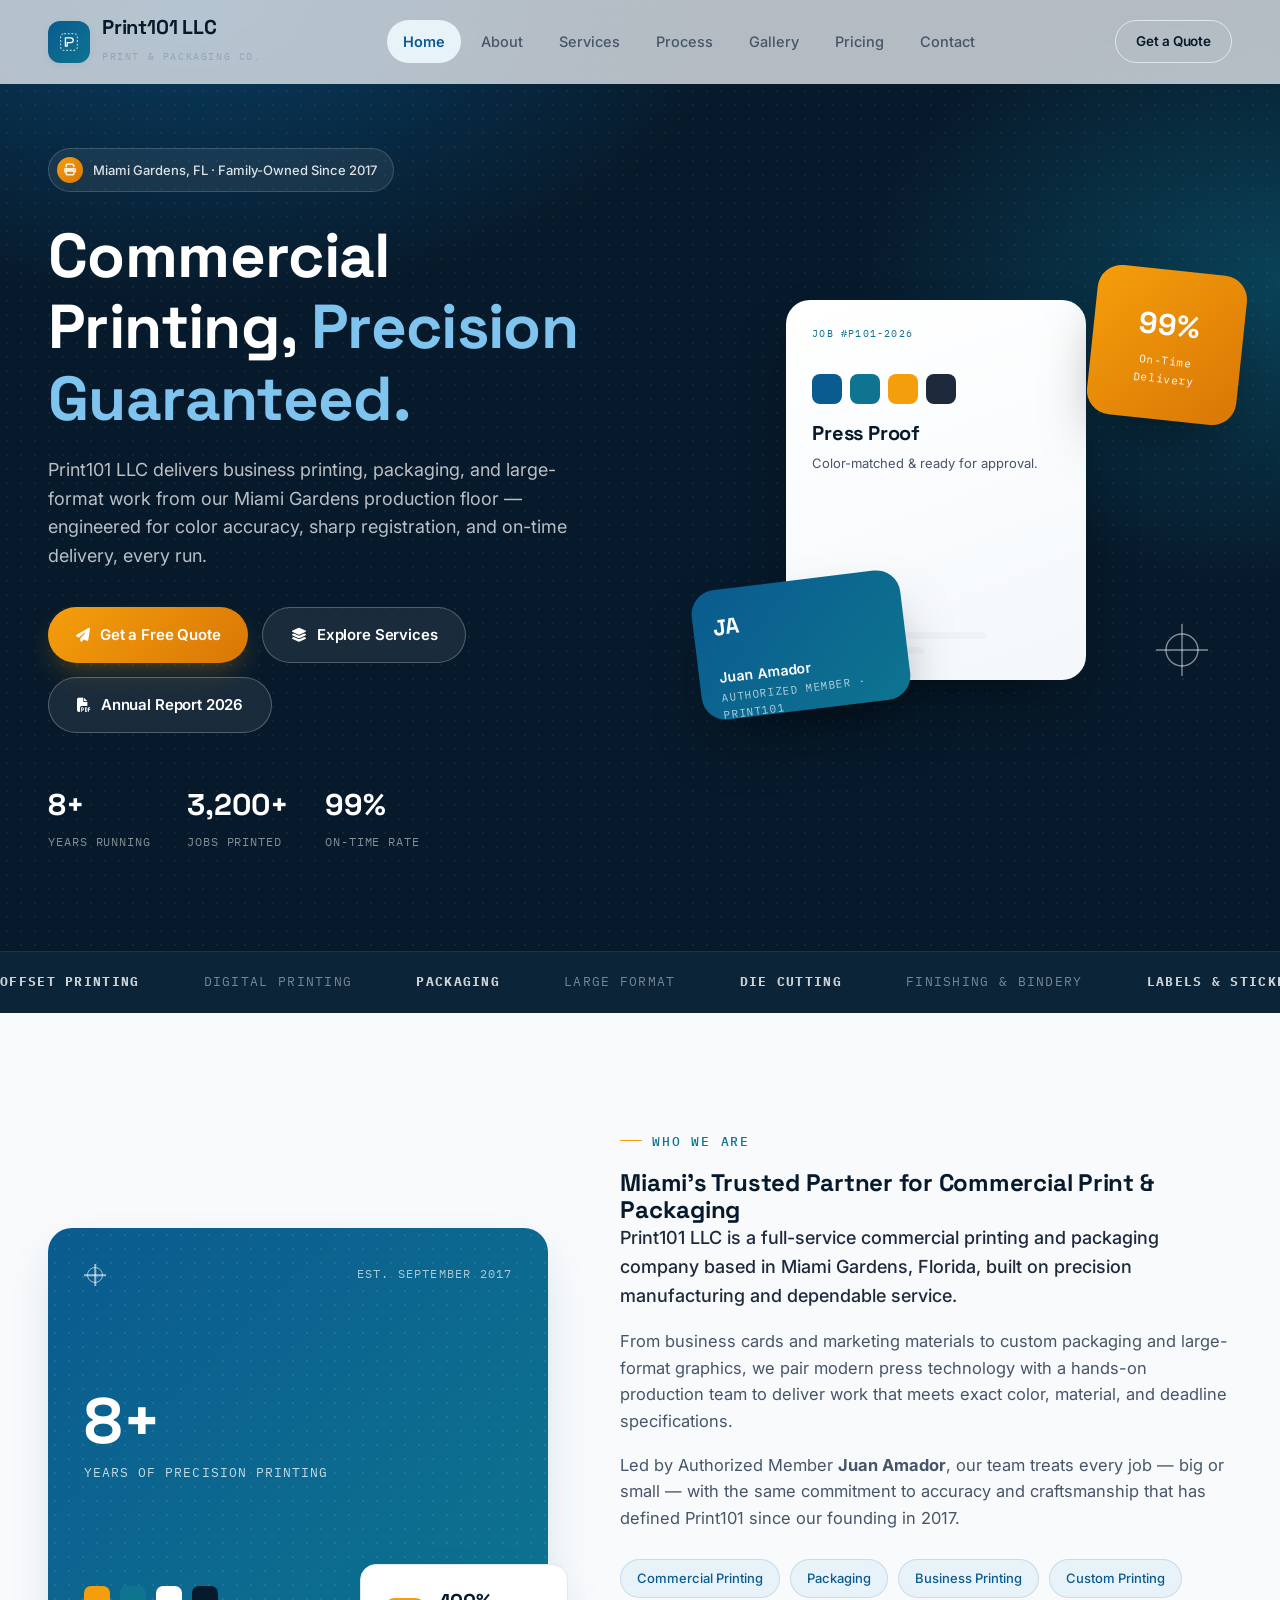
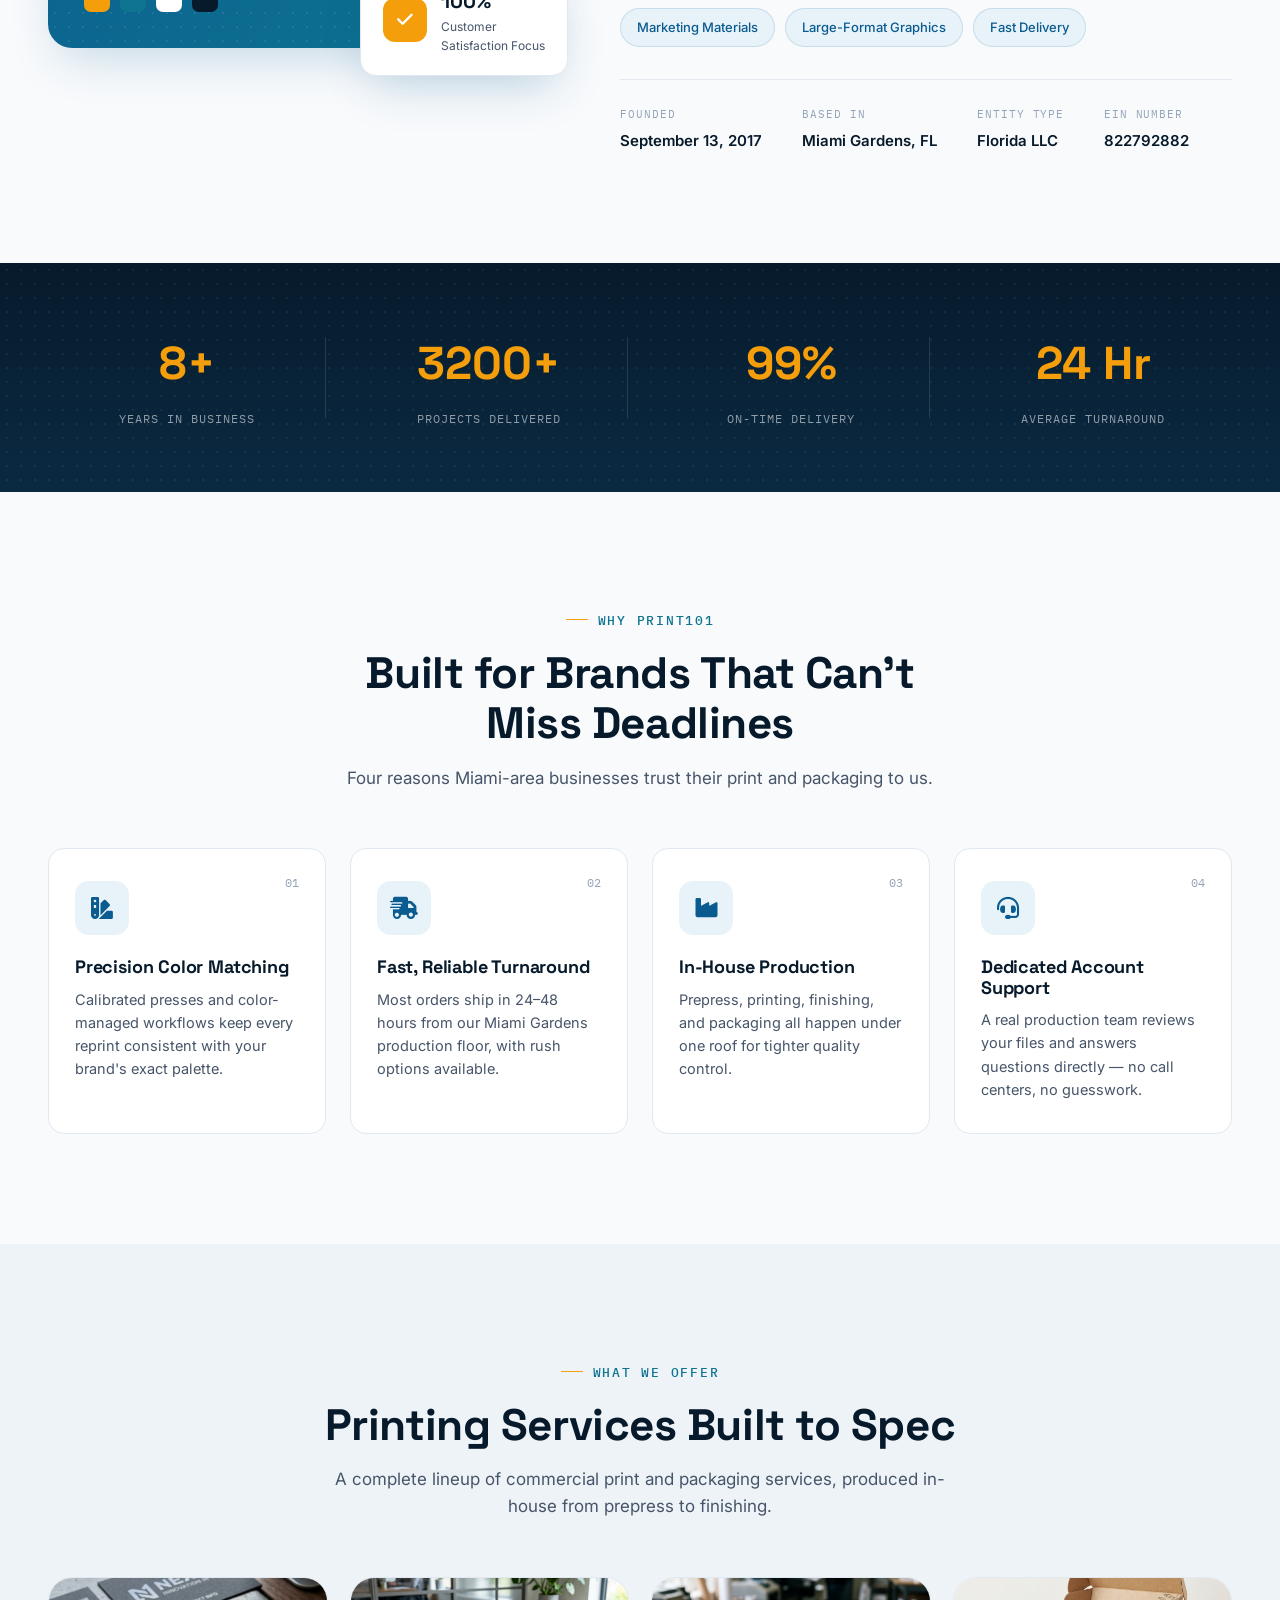
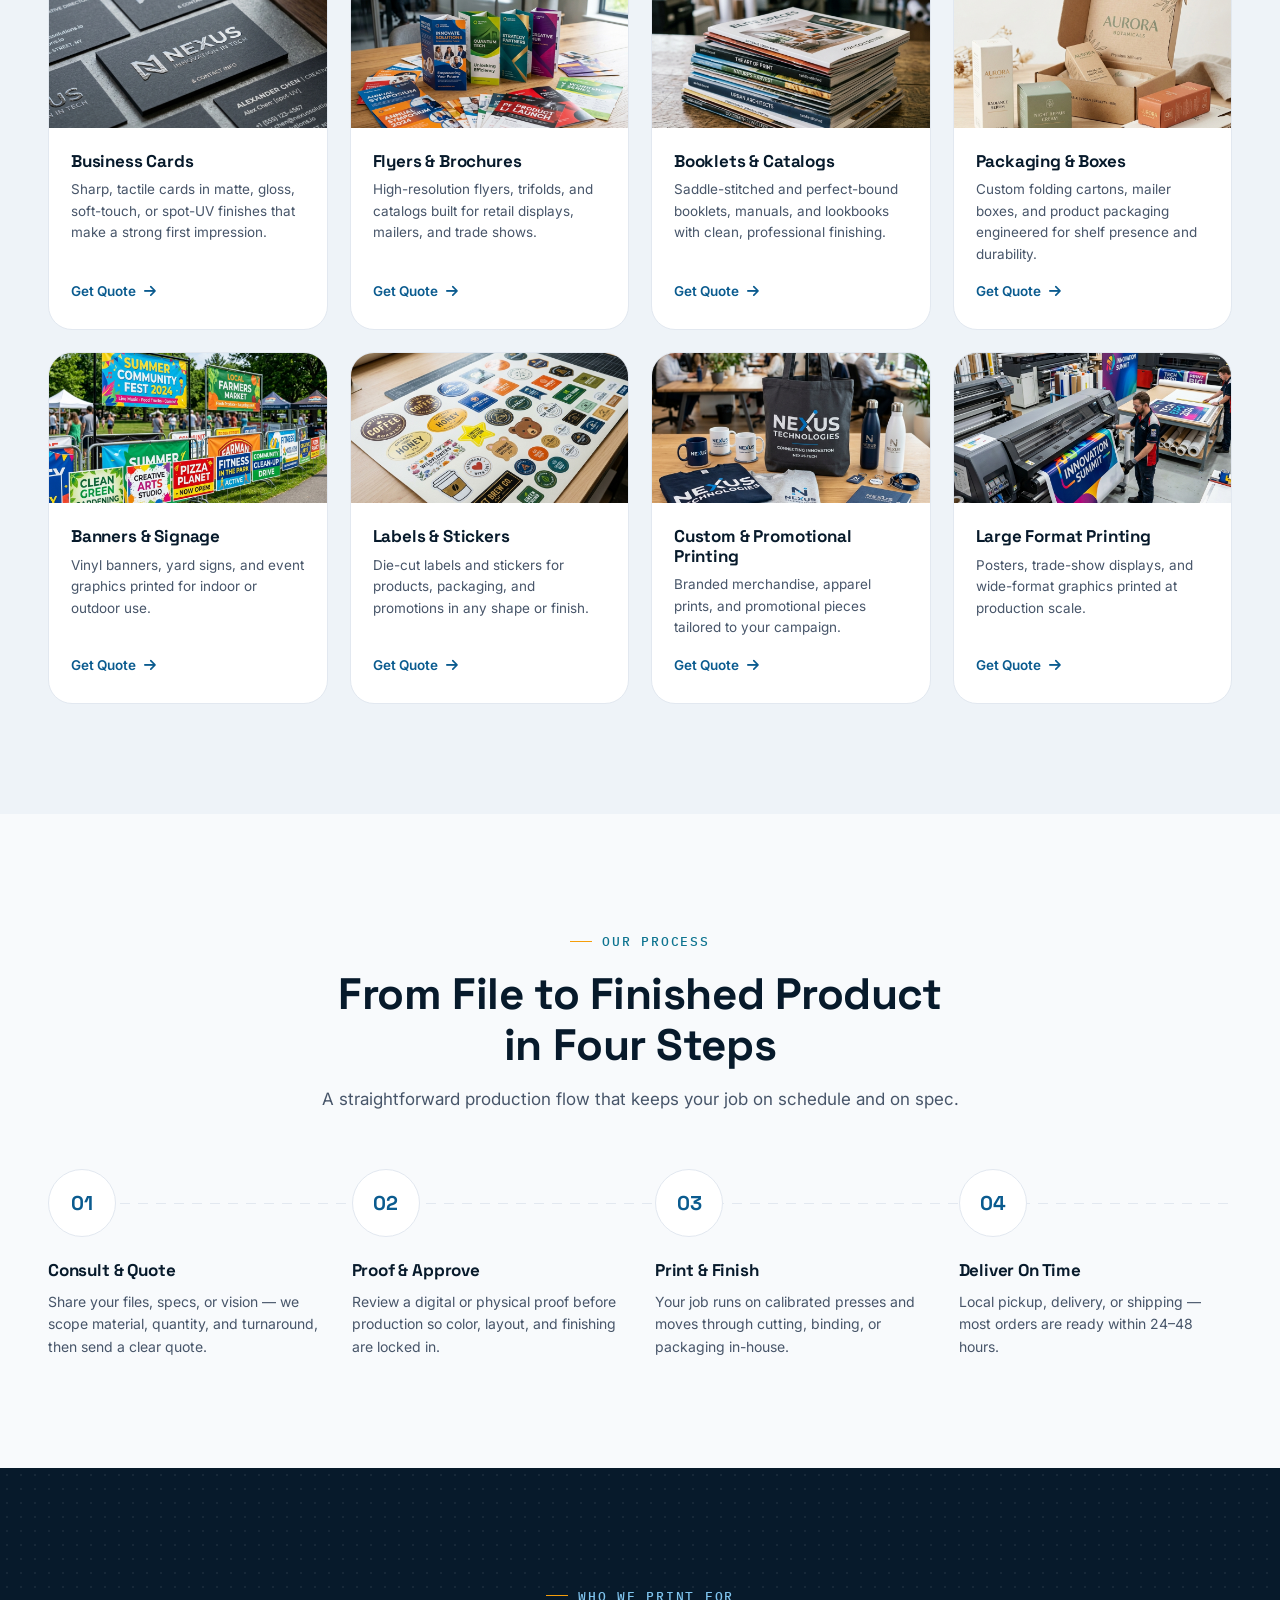
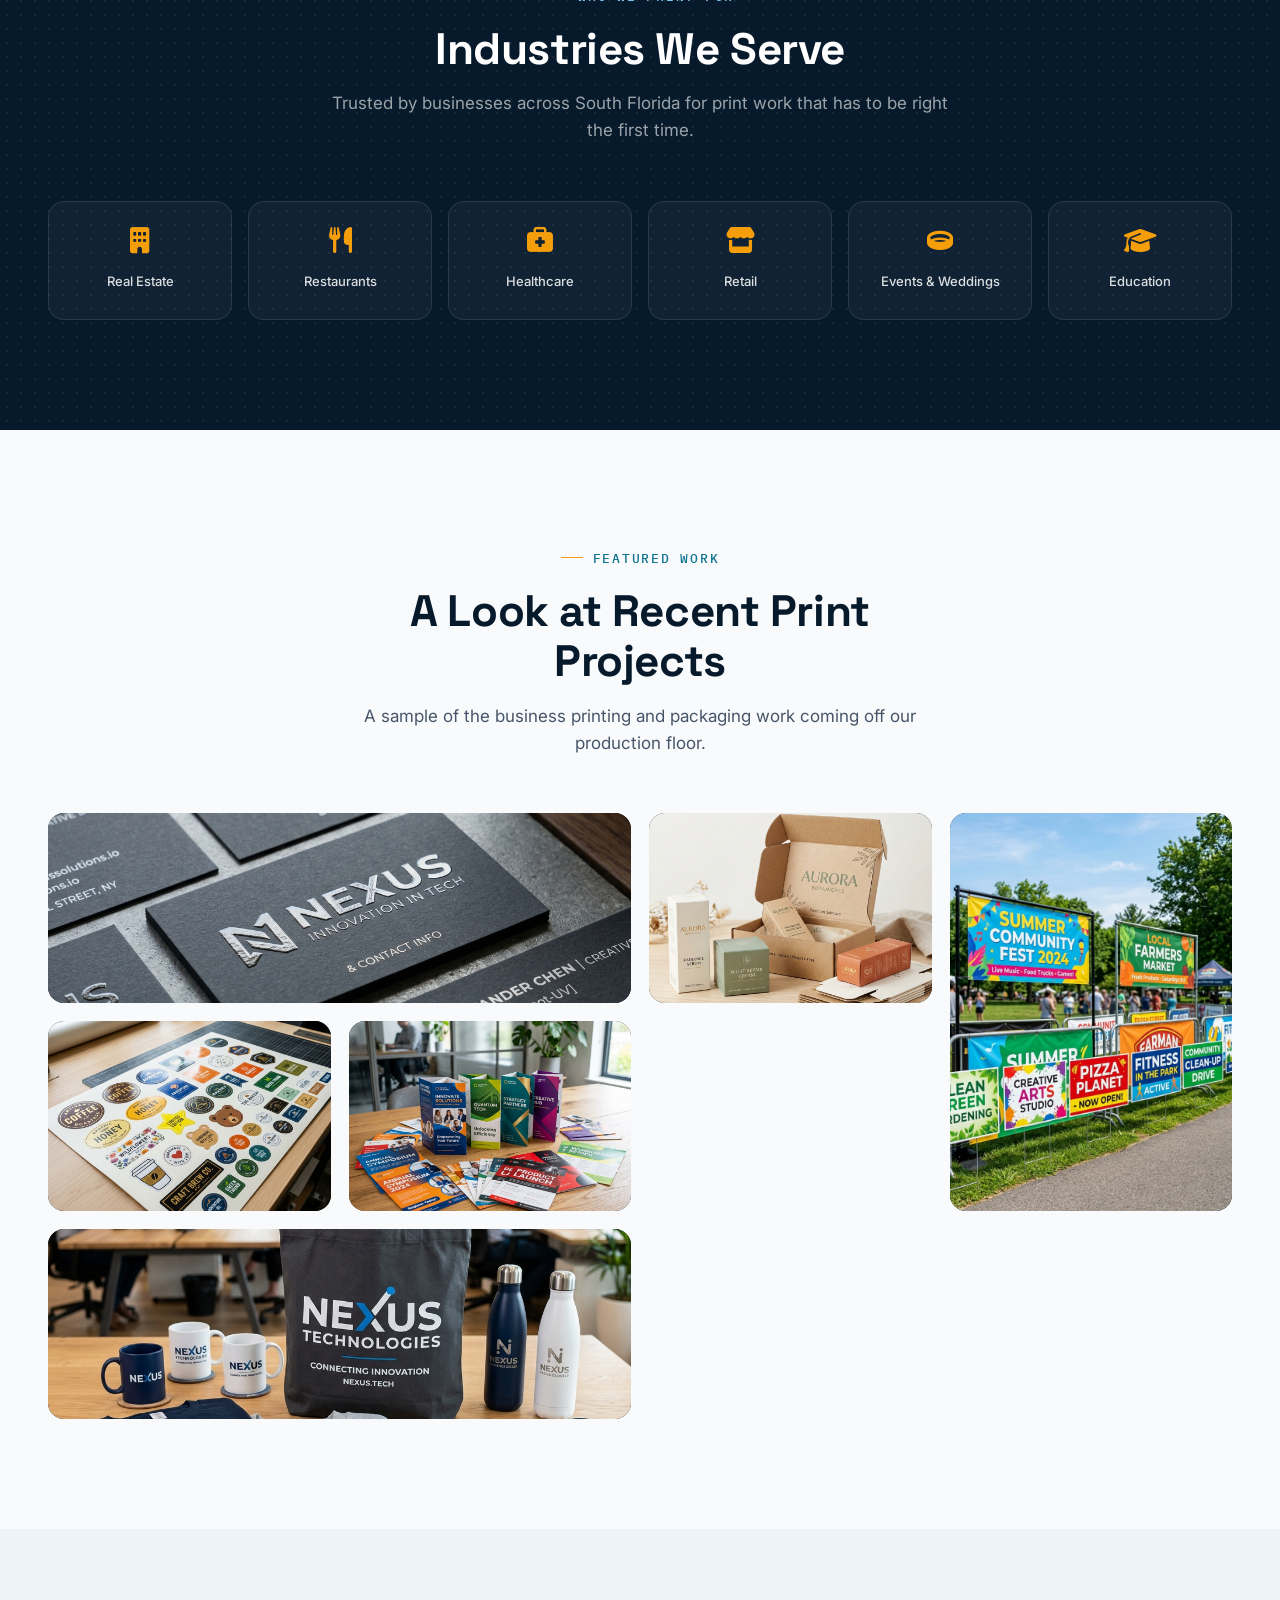
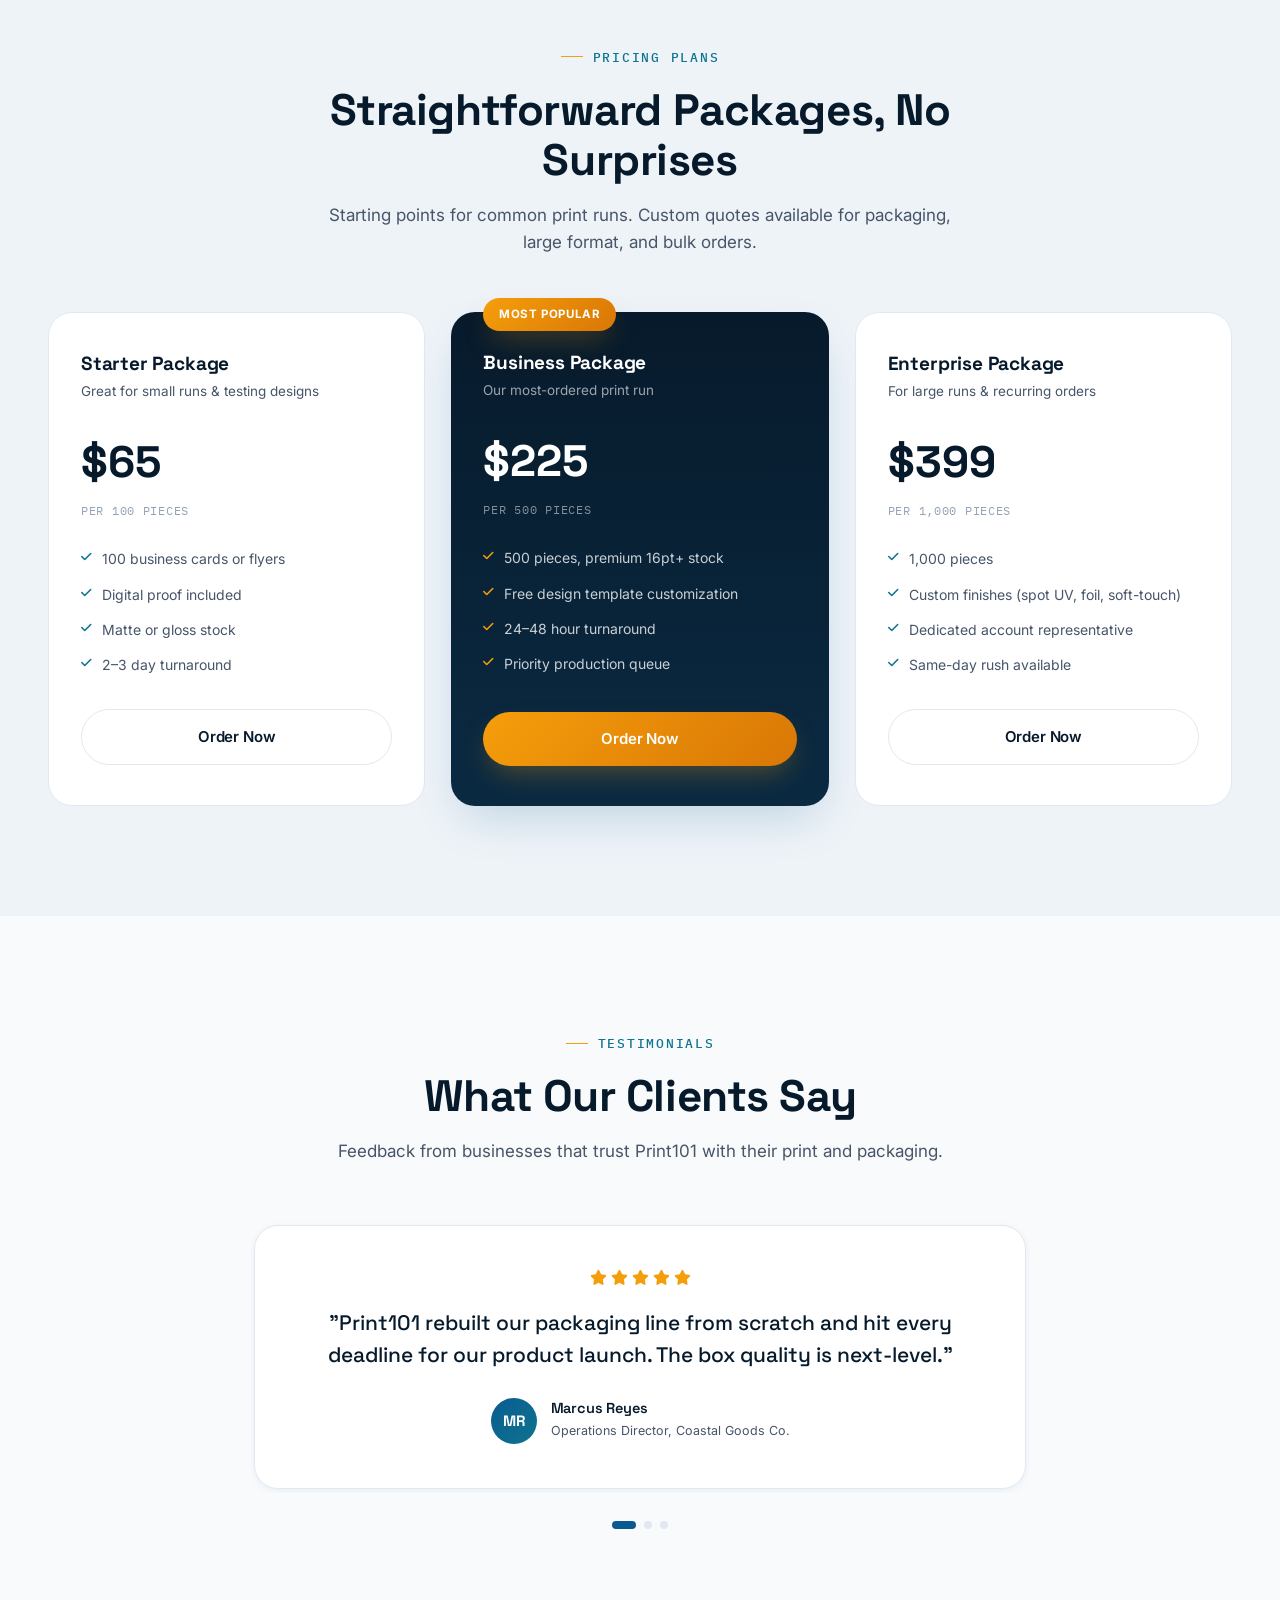
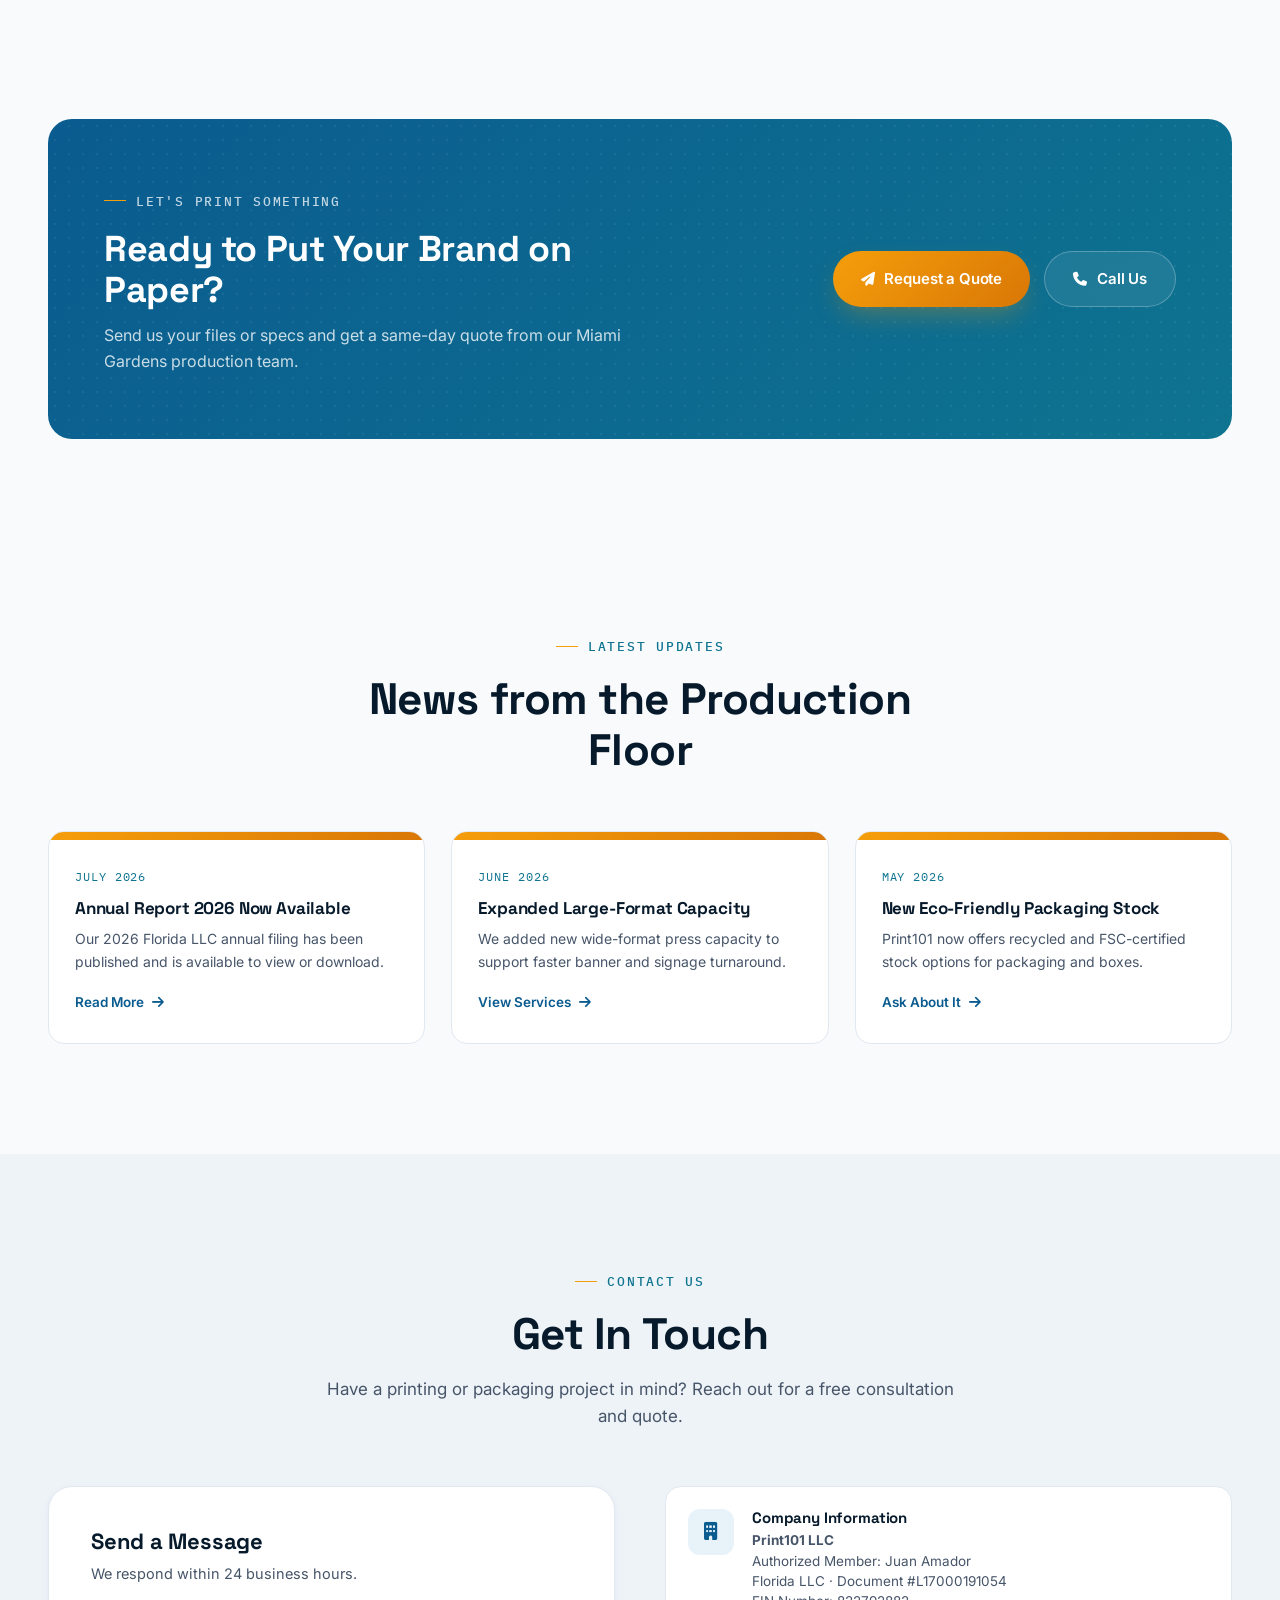
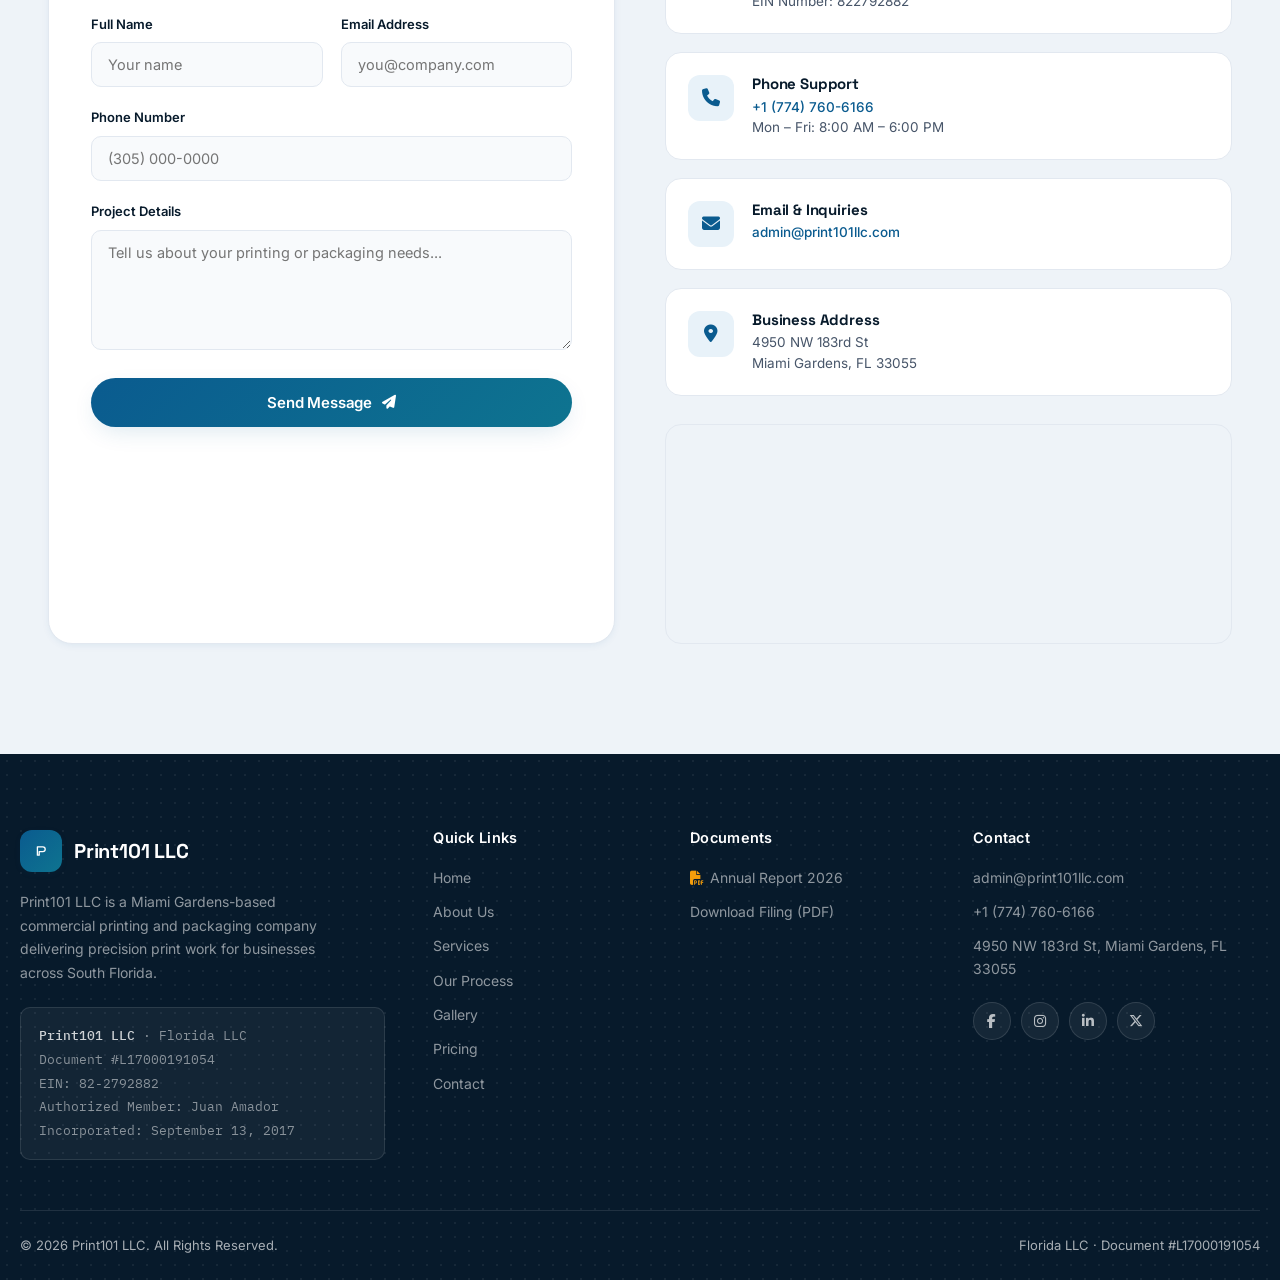
<file: index.html>
<!DOCTYPE html>
<html lang="en">

<head>
  <meta charset="UTF-8">
  <meta name="viewport" content="width=device-width, initial-scale=1.0">
  <title>Print101 LLC | Commercial Printing &amp; Packaging in Miami Gardens, FL</title>
  <meta name="description"
    content="Print101 LLC is a Miami Gardens, FL commercial printing and packaging company offering business cards, flyers, brochures, packaging, banners, labels, and large-format printing with fast turnaround.">
  <meta name="keywords"
    content="commercial printing Miami, packaging company Florida, business cards printing, large format printing, Miami Gardens printer, Print101 LLC">
  <meta name="author" content="Print101 LLC">
  <meta name="robots" content="index, follow">
  <link rel="canonical" href="https://print101llc.com/">

  <!-- Open Graph -->
  <meta property="og:type" content="website">
  <meta property="og:site_name" content="Print101 LLC">
  <meta property="og:title" content="Print101 LLC | Commercial Printing &amp; Packaging in Miami Gardens, FL">
  <meta property="og:description"
    content="Business cards, packaging, banners, labels, and large-format printing — engineered for precision and fast turnaround. Family-owned, Miami Gardens, FL.">
  <meta property="og:url" content="https://print101llc.com/">
  <meta property="og:image" content="https://print101llc.com/assets/og-cover.jpg">
  <meta property="og:locale" content="en_US">

  <!-- Twitter Card -->
  <meta name="twitter:card" content="summary_large_image">
  <meta name="twitter:title" content="Print101 LLC | Commercial Printing &amp; Packaging">
  <meta name="twitter:description"
    content="Precision commercial printing and packaging from our Miami Gardens, FL production floor.">
  <meta name="twitter:image" content="https://print101llc.com/assets/og-cover.jpg">

  <!-- Favicon -->
  <link rel="icon" type="image/svg+xml"
    href="data:image/svg+xml,%3Csvg xmlns='http://www.w3.org/2000/svg' viewBox='0 0 100 100'%3E%3Crect width='100' height='100' rx='20' fill='%230A5B8F'/%3E%3Ctext x='50' y='66' font-family='Arial' font-size='52' font-weight='700' fill='%23fff' text-anchor='middle'%3EP%3C/text%3E%3C/svg%3E">

  <!-- Fonts -->
  <link rel="preconnect" href="https://fonts.googleapis.com">
  <link rel="preconnect" href="https://fonts.gstatic.com" crossorigin>
  <link
    href="https://fonts.googleapis.com/css2?family=Space+Grotesk:wght@500;600;700&family=Inter:wght@400;500;600;700&family=IBM+Plex+Mono:wght@400;500&display=swap"
    rel="stylesheet">
  <link rel="stylesheet" href="https://cdnjs.cloudflare.com/ajax/libs/font-awesome/6.5.1/css/all.min.css">

  <link rel="stylesheet" href="css/styles.css">

  <!-- Structured Data: LocalBusiness -->
  <script type="application/ld+json">
{
  "@context": "https://schema.org",
  "@type": "LocalBusiness",
  "@id": "https://print101llc.com/#business",
  "name": "Print101 LLC",
  "legalName": "Print101 LLC",
  "description": "Commercial printing and packaging company offering business cards, brochures, packaging, banners, labels, and large-format printing.",
  "url": "https://print101llc.com/",
  "telephone": "+1-774-760-6166",
  "email": "admin@print101llc.com",
  "address": {
    "@type": "PostalAddress",
    "streetAddress": "4950 NW 183rd St",
    "addressLocality": "Miami Gardens",
    "addressRegion": "FL",
    "postalCode": "33055",
    "addressCountry": "US"
  },
  "founder": {
    "@type": "Person",
    "name": "Juan Amador",
    "jobTitle": "Authorized Member"
  },
  "foundingDate": "2017-09-13",
  "areaServed": "Miami-Dade County, FL",
  "priceRange": "$$",
  "sameAs": []
}
</script>
</head>

<body>
  <a href="#main" class="skip-link">Skip to main content</a>

  <!-- ============ NAVBAR ============ -->
  <header class="navbar" id="navbar">
    <div class="container nav-container">
      <a href="#home" class="brand" aria-label="Print101 LLC — Home">
        <span class="brand-mark">
          <svg viewBox="0 0 40 40" fill="none" xmlns="http://www.w3.org/2000/svg" aria-hidden="true">
            <rect x="6" y="6" width="28" height="28" rx="6" stroke="white" stroke-width="2" stroke-dasharray="3 3"
              fill="none" opacity="0.7" />
            <path d="M14 13h9a4 4 0 0 1 0 8h-6v6h-3V13z" stroke="white" stroke-width="2.2" stroke-linejoin="round"
              fill="none" />
          </svg>
        </span>
        <span>
          <span class="brand-name">Print101 LLC</span><br>
          <span class="brand-sub">Print &amp; Packaging Co.</span>
        </span>
      </a>

      <nav class="nav-links" aria-label="Primary">
        <a href="#home" class="active">Home</a>
        <a href="#about">About</a>
        <a href="#services">Services</a>
        <a href="#process">Process</a>
        <a href="#gallery">Gallery</a>
        <a href="#pricing">Pricing</a>
        <a href="#contact">Contact</a>
      </nav>

      <div class="nav-cta">
        <a href="#contact" class="btn btn-outline btn-sm">Get a Quote</a>
        <button class="mobile-toggle" id="mobileToggle" aria-label="Open menu" aria-expanded="false">
          <i class="fas fa-bars"></i>
        </button>
      </div>
    </div>
  </header>

  <div class="scrim" id="scrim"></div>
  <aside class="mobile-panel" id="mobilePanel" aria-label="Mobile navigation">
    <div class="mobile-panel-head">
      <span class="brand-name">Print101 LLC</span>
      <button class="mobile-panel-close" id="mobileClose" aria-label="Close menu"><i class="fas fa-times"></i></button>
    </div>
    <ul>
      <li><a href="#home">Home</a></li>
      <li><a href="#about">About</a></li>
      <li><a href="#services">Services</a></li>
      <li><a href="#process">Process</a></li>
      <li><a href="#gallery">Gallery</a></li>
      <li><a href="#pricing">Pricing</a></li>
      <li><a href="#contact">Contact</a></li>
    </ul>
    <div class="mobile-panel-foot">
      <a href="#contact" class="btn btn-primary btn-full">Get a Quote</a>
      <a href="annual-report-2026.html" class="btn btn-outline btn-full"><i class="fas fa-file-pdf"></i> Annual Report
        2026</a>
    </div>
  </aside>

  <main id="main">
    <!-- ============ HERO ============ -->
    <section class="hero" id="home">
      <div class="halftone" aria-hidden="true"></div>
      <div class="container">
        <div class="hero-grid">
          <div class="hero-content">
            <div class="hero-badge reveal up in">
              <span class="dot"><i class="fas fa-print"></i></span>
              Miami Gardens, FL · Family-Owned Since 2017
            </div>
            <h1 class="reveal up in">Commercial Printing, <em>Precision Guaranteed.</em></h1>
            <p class="lead reveal up in reveal-delay-1">Print101 LLC delivers business printing, packaging, and
              large-format work from our Miami Gardens production floor — engineered for color accuracy, sharp
              registration, and on-time delivery, every run.</p>
            <div class="hero-actions reveal up in reveal-delay-2">
              <a href="#contact" class="btn btn-accent"><i class="fas fa-paper-plane"></i> Get a Free Quote</a>
              <a href="#services" class="btn btn-ghost-light"><i class="fas fa-layer-group"></i> Explore Services</a>
              <a href="annual-report-2026.html" class="btn btn-ghost-light"><i class="fas fa-file-pdf"></i> Annual
                Report 2026</a>
            </div>
            <div class="hero-stats reveal up in reveal-delay-3">
              <div class="hero-stat">
                <div class="num">8+</div>
                <div class="lbl">Years Running</div>
              </div>
              <div class="hero-stat">
                <div class="num">3,200+</div>
                <div class="lbl">Jobs Printed</div>
              </div>
              <div class="hero-stat">
                <div class="num">99%</div>
                <div class="lbl">On-Time Rate</div>
              </div>
            </div>
          </div>

          <div class="hero-visual reveal scale in reveal-delay-2">
            <div class="sheet sheet-chip">
              <div class="pct">99%</div>
              <div class="cap">On-Time<br>Delivery</div>
            </div>
            <div class="sheet sheet-main">
              <div class="sheet-tag">Job #P101-2026</div>
              <div class="swatch-row">
                <span class="swatch" style="background:#0A5B8F"></span>
                <span class="swatch" style="background:#0E7490"></span>
                <span class="swatch" style="background:#F59E0B"></span>
                <span class="swatch" style="background:#1E293B"></span>
              </div>
              <h4>Press Proof</h4>
              <p>Color-matched &amp; ready for approval.</p>
              <div class="bars">
                <div class="bar w70"></div>
                <div class="bar w45"></div>
              </div>
            </div>
            <div class="sheet sheet-card">
              <div class="initials">JA</div>
              <div class="name">Juan Amador</div>
              <div class="role">AUTHORIZED MEMBER · PRINT101</div>
            </div>
            <svg class="sheet-reg" viewBox="0 0 60 60" fill="none" aria-hidden="true">
              <circle cx="30" cy="30" r="16" stroke="currentColor" stroke-width="1.4" />
              <line x1="30" y1="4" x2="30" y2="56" stroke="currentColor" stroke-width="1.4" />
              <line x1="4" y1="30" x2="56" y2="30" stroke="currentColor" stroke-width="1.4" />
            </svg>
          </div>
        </div>
      </div>
    </section>

    <div class="marquee-strip" aria-hidden="true">
      <div class="marquee-track">
        <span><strong>Offset Printing</strong></span>
        <span>Digital Printing</span>
        <span><strong>Packaging</strong></span>
        <span>Large Format</span>
        <span><strong>Die Cutting</strong></span>
        <span>Finishing &amp; Bindery</span>
        <span><strong>Labels &amp; Stickers</strong></span>
        <span>Fulfillment</span>
        <span><strong>Offset Printing</strong></span>
        <span>Digital Printing</span>
        <span><strong>Packaging</strong></span>
        <span>Large Format</span>
        <span><strong>Die Cutting</strong></span>
        <span>Finishing &amp; Bindery</span>
        <span><strong>Labels &amp; Stickers</strong></span>
        <span>Fulfillment</span>
      </div>
    </div>

    <!-- ============ ABOUT ============ -->
    <section class="section" id="about">
      <div class="container">
        <div class="about-wrap">
          <div class="about-visual reveal left">
            <div class="about-plate">
              <div class="halftone" aria-hidden="true"></div>
              <div class="about-plate-top">
                <span class="regmark"><span class="regmark-circle"></span></span>
                <span class="plate-year">EST. SEPTEMBER 2017</span>
              </div>
              <div class="about-plate-mid">
                <div class="big">8+</div>
                <div class="cap">Years of Precision Printing</div>
              </div>
              <div class="about-plate-foot">
                <span class="swatch" style="background:#F59E0B"></span>
                <span class="swatch" style="background:#0E7490"></span>
                <span class="swatch" style="background:#ffffff"></span>
                <span class="swatch" style="background:#071A2B"></span>
              </div>
            </div>
            <div class="about-badge-float">
              <span class="icon"><i class="fas fa-check"></i></span>
              <div>
                <div class="num">100%</div>
                <div class="cap">Customer<br>Satisfaction Focus</div>
              </div>
            </div>
          </div>

          <div class="about-copy reveal right">
            <div class="eyebrow">Who We Are</div>
            <h2>Miami's Trusted Partner for Commercial Print &amp; Packaging</h2>
            <p class="lead-p">Print101 LLC is a full-service commercial printing and packaging company based in Miami
              Gardens, Florida, built on precision manufacturing and dependable service.</p>
            <p>From business cards and marketing materials to custom packaging and large-format graphics, we pair modern
              press technology with a hands-on production team to deliver work that meets exact color, material, and
              deadline specifications.</p>
            <p>Led by Authorized Member <strong>Juan Amador</strong>, our team treats every job — big or small — with
              the same commitment to accuracy and craftsmanship that has defined Print101 since our founding in 2017.
            </p>

            <div class="about-tags">
              <span>Commercial Printing</span>
              <span>Packaging</span>
              <span>Business Printing</span>
              <span>Custom Printing</span>
              <span>Marketing Materials</span>
              <span>Large-Format Graphics</span>
              <span>Fast Delivery</span>
            </div>

            <div class="about-meta-row">
              <div class="item">
                <div class="lbl">Founded</div>
                <div class="val">September 13, 2017</div>
              </div>
              <div class="item">
                <div class="lbl">Based In</div>
                <div class="val">Miami Gardens, FL</div>
              </div>
              <div class="item">
                <div class="lbl">Entity Type</div>
                <div class="val">Florida LLC</div>
              </div>
              <div class="item">
                <div class="lbl">EIN Number</div>
                <div class="val">822792882</div>
              </div>
            </div>
          </div>
        </div>
      </div>
    </section>

    <!-- ============ STATISTICS ============ -->
    <section class="stats-strip" aria-label="Company statistics">
      <div class="halftone" aria-hidden="true"></div>
      <div class="container">
        <div class="stats-grid">
          <div class="stat-item reveal up in">
            <div class="num"><span data-count="8" data-suffix="+">0</span></div>
            <div class="lbl">Years in Business</div>
          </div>
          <div class="stat-item reveal up in reveal-delay-1">
            <div class="num"><span data-count="3200" data-suffix="+">0</span></div>
            <div class="lbl">Projects Delivered</div>
          </div>
          <div class="stat-item reveal up in reveal-delay-2">
            <div class="num"><span data-count="99" data-suffix="%">0</span></div>
            <div class="lbl">On-Time Delivery</div>
          </div>
          <div class="stat-item reveal up in reveal-delay-3">
            <div class="num"><span data-count="24" data-suffix=" Hr">0</span></div>
            <div class="lbl">Average Turnaround</div>
          </div>
        </div>
      </div>
    </section>

    <!-- ============ WHY CHOOSE US ============ -->
    <section class="section" id="why">
      <div class="container">
        <div class="section-head centered reveal up in">
          <div class="eyebrow" style="justify-content:center">Why Print101</div>
          <h2>Built for Brands That Can't Miss Deadlines</h2>
          <p>Four reasons Miami-area businesses trust their print and packaging to us.</p>
        </div>
        <div class="why-grid">
          <div class="why-card reveal up in">
            <span class="idx">01</span>
            <div class="icon-wrap"><i class="fas fa-swatchbook"></i></div>
            <h3>Precision Color Matching</h3>
            <p>Calibrated presses and color-managed workflows keep every reprint consistent with your brand's exact
              palette.</p>
          </div>
          <div class="why-card reveal up in reveal-delay-1">
            <span class="idx">02</span>
            <div class="icon-wrap"><i class="fas fa-truck-fast"></i></div>
            <h3>Fast, Reliable Turnaround</h3>
            <p>Most orders ship in 24–48 hours from our Miami Gardens production floor, with rush options available.</p>
          </div>
          <div class="why-card reveal up in reveal-delay-2">
            <span class="idx">03</span>
            <div class="icon-wrap"><i class="fas fa-industry"></i></div>
            <h3>In-House Production</h3>
            <p>Prepress, printing, finishing, and packaging all happen under one roof for tighter quality control.</p>
          </div>
          <div class="why-card reveal up in reveal-delay-3">
            <span class="idx">04</span>
            <div class="icon-wrap"><i class="fas fa-headset"></i></div>
            <h3>Dedicated Account Support</h3>
            <p>A real production team reviews your files and answers questions directly — no call centers, no guesswork.
            </p>
          </div>
        </div>
      </div>
    </section>

    <!-- ============ SERVICES ============ -->
    <section class="section services-section" id="services">
      <div class="container">
        <div class="section-head centered reveal up in">
          <div class="eyebrow" style="justify-content:center">What We Offer</div>
          <h2>Printing Services Built to Spec</h2>
          <p>A complete lineup of commercial print and packaging services, produced in-house from prepress to finishing.
          </p>
        </div>
        <div class="services-grid">
          <div class="svc-card tone-1 reveal up in">
            <img class="svc-visual" src="assets/business-cards.png" alt="Business Cards"
              style="object-fit: cover; width: 100%;">
            <div class="svc-body">
              <h3>Business Cards</h3>
              <p>Sharp, tactile cards in matte, gloss, soft-touch, or spot-UV finishes that make a strong first
                impression.</p>
              <a href="#contact" class="svc-link">Get Quote <i class="fas fa-arrow-right"></i></a>
            </div>
          </div>
          <div class="svc-card tone-2 reveal up in reveal-delay-1">
            <img class="svc-visual" src="assets/flyers-brochures.png" alt="Flyers &amp; Brochures"
              style="object-fit: cover; width: 100%;">
            <div class="svc-body">
              <h3>Flyers &amp; Brochures</h3>
              <p>High-resolution flyers, trifolds, and catalogs built for retail displays, mailers, and trade shows.</p>
              <a href="#contact" class="svc-link">Get Quote <i class="fas fa-arrow-right"></i></a>
            </div>
          </div>
          <div class="svc-card tone-3 reveal up in reveal-delay-2">
            <img class="svc-visual" src="assets/booklets-catalogs.png" alt="Booklets &amp; Catalogs"
              style="object-fit: cover; width: 100%;">
            <div class="svc-body">
              <h3>Booklets &amp; Catalogs</h3>
              <p>Saddle-stitched and perfect-bound booklets, manuals, and lookbooks with clean, professional finishing.
              </p>
              <a href="#contact" class="svc-link">Get Quote <i class="fas fa-arrow-right"></i></a>
            </div>
          </div>
          <div class="svc-card tone-4 reveal up in reveal-delay-3">
            <img class="svc-visual" src="assets/packaging-boxes.png" alt="Packaging &amp; Boxes"
              style="object-fit: cover; width: 100%;">
            <div class="svc-body">
              <h3>Packaging &amp; Boxes</h3>
              <p>Custom folding cartons, mailer boxes, and product packaging engineered for shelf presence and
                durability.</p>
              <a href="#contact" class="svc-link">Get Quote <i class="fas fa-arrow-right"></i></a>
            </div>
          </div>
          <div class="svc-card tone-1 reveal up in">
            <img class="svc-visual" src="assets/banners-signage.png" alt="Banners &amp; Signage"
              style="object-fit: cover; width: 100%;">
            <div class="svc-body">
              <h3>Banners &amp; Signage</h3>
              <p>Vinyl banners, yard signs, and event graphics printed for indoor or outdoor use.</p>
              <a href="#contact" class="svc-link">Get Quote <i class="fas fa-arrow-right"></i></a>
            </div>
          </div>
          <div class="svc-card tone-2 reveal up in reveal-delay-1">
            <img class="svc-visual" src="assets/labels-stickers.png" alt="Labels &amp; Stickers"
              style="object-fit: cover; width: 100%;">
            <div class="svc-body">
              <h3>Labels &amp; Stickers</h3>
              <p>Die-cut labels and stickers for products, packaging, and promotions in any shape or finish.</p>
              <a href="#contact" class="svc-link">Get Quote <i class="fas fa-arrow-right"></i></a>
            </div>
          </div>
          <div class="svc-card tone-3 reveal up in reveal-delay-2">
            <img class="svc-visual" src="assets/promo-printing.png" alt="Custom &amp; Promotional Printing"
              style="object-fit: cover; width: 100%;">
            <div class="svc-body">
              <h3>Custom &amp; Promotional Printing</h3>
              <p>Branded merchandise, apparel prints, and promotional pieces tailored to your campaign.</p>
              <a href="#contact" class="svc-link">Get Quote <i class="fas fa-arrow-right"></i></a>
            </div>
          </div>
          <div class="svc-card tone-4 reveal up in reveal-delay-3">
            <img class="svc-visual" src="assets/large-format.png" alt="Large Format Printing"
              style="object-fit: cover; width: 100%;">
            <div class="svc-body">
              <h3>Large Format Printing</h3>
              <p>Posters, trade-show displays, and wide-format graphics printed at production scale.</p>
              <a href="#contact" class="svc-link">Get Quote <i class="fas fa-arrow-right"></i></a>
            </div>
          </div>
        </div>
      </div>
    </section>

    <!-- ============ PROCESS ============ -->
    <section class="section" id="process">
      <div class="container">
        <div class="section-head centered reveal up in">
          <div class="eyebrow" style="justify-content:center">Our Process</div>
          <h2>From File to Finished Product in Four Steps</h2>
          <p>A straightforward production flow that keeps your job on schedule and on spec.</p>
        </div>
        <div class="process-rail">
          <div class="process-grid">
            <div class="process-step reveal up in">
              <div class="step-num">01</div>
              <h3>Consult &amp; Quote</h3>
              <p>Share your files, specs, or vision — we scope material, quantity, and turnaround, then send a clear
                quote.</p>
            </div>
            <div class="process-step reveal up in reveal-delay-1">
              <div class="step-num">02</div>
              <h3>Proof &amp; Approve</h3>
              <p>Review a digital or physical proof before production so color, layout, and finishing are locked in.</p>
            </div>
            <div class="process-step reveal up in reveal-delay-2">
              <div class="step-num">03</div>
              <h3>Print &amp; Finish</h3>
              <p>Your job runs on calibrated presses and moves through cutting, binding, or packaging in-house.</p>
            </div>
            <div class="process-step reveal up in reveal-delay-3">
              <div class="step-num">04</div>
              <h3>Deliver On Time</h3>
              <p>Local pickup, delivery, or shipping — most orders are ready within 24–48 hours.</p>
            </div>
          </div>
        </div>
      </div>
    </section>

    <!-- ============ INDUSTRIES ============ -->
    <section class="section industries-section">
      <div class="halftone" aria-hidden="true"></div>
      <div class="container">
        <div class="section-head centered reveal up in">
          <div class="eyebrow" style="justify-content:center">Who We Print For</div>
          <h2>Industries We Serve</h2>
          <p>Trusted by businesses across South Florida for print work that has to be right the first time.</p>
        </div>
        <div class="industries-grid">
          <div class="ind-card reveal up in"><i class="fas fa-building"></i><span>Real Estate</span></div>
          <div class="ind-card reveal up in reveal-delay-1"><i class="fas fa-utensils"></i><span>Restaurants</span>
          </div>
          <div class="ind-card reveal up in reveal-delay-2"><i
              class="fas fa-briefcase-medical"></i><span>Healthcare</span></div>
          <div class="ind-card reveal up in reveal-delay-3"><i class="fas fa-store"></i><span>Retail</span></div>
          <div class="ind-card reveal up in reveal-delay-4"><i class="fas fa-ring"></i><span>Events &amp;
              Weddings</span></div>
          <div class="ind-card reveal up in reveal-delay-5"><i class="fas fa-graduation-cap"></i><span>Education</span>
          </div>
        </div>
      </div>
    </section>

    <!-- ============ FEATURED WORK / GALLERY ============ -->
    <section class="section" id="gallery">
      <div class="container">
        <div class="section-head centered reveal up in">
          <div class="eyebrow" style="justify-content:center">Featured Work</div>
          <h2>A Look at Recent Print Projects</h2>
          <p>A sample of the business printing and packaging work coming off our production floor.</p>
        </div>
        <div class="gallery-grid">
          <div class="gal-item span-2 reveal scale in" data-icon="fa-id-card" data-tone="1" data-tag="Business Printing"
            data-title="Corporate Business Card Suite">
            <img class="gal-visual" src="assets/business-cards.png" alt="Corporate Business Card Suite"
              style="object-fit: cover; width: 100%; height: 100%;">
            <span class="zoom-ico"><i class="fas fa-expand"></i></span>
            <div class="gal-overlay"><span class="tag">Business Printing</span><span class="title">Corporate Business
                Card Suite</span></div>
          </div>
          <div class="gal-item reveal scale in reveal-delay-1" data-icon="fa-box" data-tone="4" data-tag="Packaging"
            data-title="Custom Product Packaging">
            <img class="gal-visual" src="assets/packaging-boxes.png" alt="Custom Product Packaging"
              style="object-fit: cover; width: 100%; height: 100%;">
            <span class="zoom-ico"><i class="fas fa-expand"></i></span>
            <div class="gal-overlay"><span class="tag">Packaging</span><span class="title">Custom Product
                Packaging</span></div>
          </div>
          <div class="gal-item span-row-2 reveal scale in reveal-delay-2" data-icon="fa-flag" data-tone="2"
            data-tag="Large Format" data-title="Event Banner &amp; Signage">
            <img class="gal-visual" src="assets/banners-signage.png" alt="Event Banner &amp; Signage"
              style="object-fit: cover; width: 100%; height: 100%;">
            <span class="zoom-ico"><i class="fas fa-expand"></i></span>
            <div class="gal-overlay"><span class="tag">Large Format</span><span class="title">Event Banner &amp;
                Signage</span></div>
          </div>
          <div class="gal-item reveal scale in" data-icon="fa-tag" data-tone="3" data-tag="Labels"
            data-title="Product Label Series">
            <img class="gal-visual" src="assets/labels-stickers.png" alt="Product Label Series"
              style="object-fit: cover; width: 100%; height: 100%;">
            <span class="zoom-ico"><i class="fas fa-expand"></i></span>
            <div class="gal-overlay"><span class="tag">Labels</span><span class="title">Product Label Series</span>
            </div>
          </div>
          <div class="gal-item reveal scale in reveal-delay-1" data-icon="fa-book" data-tone="1" data-tag="Marketing"
            data-title="Brochure &amp; Catalog Set">
            <img class="gal-visual" src="assets/flyers-brochures.png" alt="Brochure &amp; Catalog Set"
              style="object-fit: cover; width: 100%; height: 100%;">
            <span class="zoom-ico"><i class="fas fa-expand"></i></span>
            <div class="gal-overlay"><span class="tag">Marketing</span><span class="title">Brochure &amp; Catalog
                Set</span></div>
          </div>
          <div class="gal-item span-2 reveal scale in reveal-delay-2" data-icon="fa-shirt" data-tone="3"
            data-tag="Promotional" data-title="Branded Promotional Merchandise">
            <img class="gal-visual" src="assets/promo-printing.png" alt="Branded Promotional Merchandise"
              style="object-fit: cover; width: 100%; height: 100%;">
            <span class="zoom-ico"><i class="fas fa-expand"></i></span>
            <div class="gal-overlay"><span class="tag">Promotional</span><span class="title">Branded Promotional
                Merchandise</span></div>
          </div>
        </div>
      </div>
    </section>

    <!-- Lightbox -->
    <div class="lightbox" id="lightbox" role="dialog" aria-modal="true" aria-hidden="true">
      <button class="lightbox-close" id="lbClose" aria-label="Close preview"><i class="fas fa-times"></i></button>
      <button class="lightbox-prev" id="lbPrev" aria-label="Previous image"><i class="fas fa-chevron-left"></i></button>
      <div class="lightbox-stage">
        <div class="lightbox-visual" id="lbVisual"></div>
        <div class="lightbox-tag" id="lbTag"></div>
        <div class="lightbox-caption" id="lbCaption"></div>
      </div>
      <button class="lightbox-next" id="lbNext" aria-label="Next image"><i class="fas fa-chevron-right"></i></button>
    </div>

    <!-- ============ PRICING ============ -->
    <section class="section pricing-section" id="pricing">
      <div class="container">
        <div class="section-head centered reveal up in">
          <div class="eyebrow" style="justify-content:center">Pricing Plans</div>
          <h2>Straightforward Packages, No Surprises</h2>
          <p>Starting points for common print runs. Custom quotes available for packaging, large format, and bulk
            orders.</p>
        </div>
        <div class="pricing-grid">
          <div class="price-card reveal up in">
            <h3>Starter Package</h3>
            <p class="price-sub">Great for small runs &amp; testing designs</p>
            <div class="price-amt">$65</div>
            <div class="price-unit">Per 100 Pieces</div>
            <ul class="price-feats">
              <li><i class="fas fa-check"></i> 100 business cards or flyers</li>
              <li><i class="fas fa-check"></i> Digital proof included</li>
              <li><i class="fas fa-check"></i> Matte or gloss stock</li>
              <li><i class="fas fa-check"></i> 2–3 day turnaround</li>
            </ul>
            <a href="#contact" class="btn btn-outline btn-full">Order Now</a>
          </div>

          <div class="price-card featured reveal up in reveal-delay-1">
            <span class="price-tag">Most Popular</span>
            <h3>Business Package</h3>
            <p class="price-sub">Our most-ordered print run</p>
            <div class="price-amt">$225</div>
            <div class="price-unit">Per 500 Pieces</div>
            <ul class="price-feats">
              <li><i class="fas fa-check"></i> 500 pieces, premium 16pt+ stock</li>
              <li><i class="fas fa-check"></i> Free design template customization</li>
              <li><i class="fas fa-check"></i> 24–48 hour turnaround</li>
              <li><i class="fas fa-check"></i> Priority production queue</li>
            </ul>
            <a href="#contact" class="btn btn-accent btn-full">Order Now</a>
          </div>

          <div class="price-card reveal up in reveal-delay-2">
            <h3>Enterprise Package</h3>
            <p class="price-sub">For large runs &amp; recurring orders</p>
            <div class="price-amt">$399</div>
            <div class="price-unit">Per 1,000 Pieces</div>
            <ul class="price-feats">
              <li><i class="fas fa-check"></i> 1,000 pieces</li>
              <li><i class="fas fa-check"></i> Custom finishes (spot UV, foil, soft-touch)</li>
              <li><i class="fas fa-check"></i> Dedicated account representative</li>
              <li><i class="fas fa-check"></i> Same-day rush available</li>
            </ul>
            <a href="#contact" class="btn btn-outline btn-full">Order Now</a>
          </div>
        </div>
      </div>
    </section>

    <!-- ============ TESTIMONIALS ============ -->
    <section class="section" id="testimonials">
      <div class="container">
        <div class="section-head centered reveal up in">
          <div class="eyebrow" style="justify-content:center">Testimonials</div>
          <h2>What Our Clients Say</h2>
          <p>Feedback from businesses that trust Print101 with their print and packaging.</p>
        </div>
        <div class="testi-wrap reveal up in">
          <div class="testi-track">
            <div class="testi-slides" id="testiSlides">
              <div class="testi-slide">
                <div class="testi-card">
                  <div class="stars"><i class="fas fa-star"></i><i class="fas fa-star"></i><i class="fas fa-star"></i><i
                      class="fas fa-star"></i><i class="fas fa-star"></i></div>
                  <blockquote>"Print101 rebuilt our packaging line from scratch and hit every deadline for our product
                    launch. The box quality is next-level."</blockquote>
                  <div class="testi-person">
                    <div class="testi-avatar">MR</div>
                    <div class="who">
                      <h4>Marcus Reyes</h4><span>Operations Director, Coastal Goods Co.</span>
                    </div>
                  </div>
                </div>
              </div>
              <div class="testi-slide">
                <div class="testi-card">
                  <div class="stars"><i class="fas fa-star"></i><i class="fas fa-star"></i><i class="fas fa-star"></i><i
                      class="fas fa-star"></i><i class="fas fa-star"></i></div>
                  <blockquote>"Consistent color, fast turnarounds, and a team that actually answers the phone. Our
                    flyers look sharper every single run."</blockquote>
                  <div class="testi-person">
                    <div class="testi-avatar">EV</div>
                    <div class="who">
                      <h4>Elena Vasquez</h4><span>Marketing Lead, Sunrise Realty Group</span>
                    </div>
                  </div>
                </div>
              </div>
              <div class="testi-slide">
                <div class="testi-card">
                  <div class="stars"><i class="fas fa-star"></i><i class="fas fa-star"></i><i class="fas fa-star"></i><i
                      class="fas fa-star"></i><i class="fas fa-star"></i></div>
                  <blockquote>"We've ordered business cards, banners, and labels — every order arrives exactly on spec.
                    Print101 is our only print vendor now."</blockquote>
                  <div class="testi-person">
                    <div class="testi-avatar">DC</div>
                    <div class="who">
                      <h4>David Chen</h4><span>Founder, Chen &amp; Co. Hospitality</span>
                    </div>
                  </div>
                </div>
              </div>
            </div>
          </div>
          <div class="testi-dots" id="testiDots"></div>
        </div>
      </div>
    </section>

    <!-- ============ CTA BAND ============ -->
    <section class="section-tight">
      <div class="container">
        <div class="cta-band reveal scale in">
          <div class="halftone" aria-hidden="true"></div>
          <div class="cta-band-copy">
            <div class="eyebrow">Let's Print Something</div>
            <h2>Ready to Put Your Brand on Paper?</h2>
            <p>Send us your files or specs and get a same-day quote from our Miami Gardens production team.</p>
          </div>
          <div class="cta-band-actions">
            <a href="#contact" class="btn btn-accent"><i class="fas fa-paper-plane"></i> Request a Quote</a>
            <a href="tel:+13055550142" class="btn btn-ghost-light"><i class="fas fa-phone"></i> Call Us</a>
          </div>
        </div>
      </div>
    </section>

    <!-- ============ LATEST UPDATES ============ -->
    <section class="section" id="updates">
      <div class="container">
        <div class="section-head centered reveal up in">
          <div class="eyebrow" style="justify-content:center">Latest Updates</div>
          <h2>News from the Production Floor</h2>
        </div>
        <div class="updates-grid">
          <div class="update-card reveal up in">
            <div class="update-top"></div>
            <div class="update-body">
              <div class="update-date">July 2026</div>
              <h3>Annual Report 2026 Now Available</h3>
              <p>Our 2026 Florida LLC annual filing has been published and is available to view or download.</p>
              <a href="annual-report-2026.html" class="update-link">Read More <i class="fas fa-arrow-right"></i></a>
            </div>
          </div>
          <div class="update-card reveal up in reveal-delay-1">
            <div class="update-top"></div>
            <div class="update-body">
              <div class="update-date">June 2026</div>
              <h3>Expanded Large-Format Capacity</h3>
              <p>We added new wide-format press capacity to support faster banner and signage turnaround.</p>
              <a href="#services" class="update-link">View Services <i class="fas fa-arrow-right"></i></a>
            </div>
          </div>
          <div class="update-card reveal up in reveal-delay-2">
            <div class="update-top"></div>
            <div class="update-body">
              <div class="update-date">May 2026</div>
              <h3>New Eco-Friendly Packaging Stock</h3>
              <p>Print101 now offers recycled and FSC-certified stock options for packaging and boxes.</p>
              <a href="#contact" class="update-link">Ask About It <i class="fas fa-arrow-right"></i></a>
            </div>
          </div>
        </div>
      </div>
    </section>

    <!-- ============ CONTACT ============ -->
    <section class="section contact-section" id="contact">
      <div class="container">
        <div class="section-head centered reveal up in">
          <div class="eyebrow" style="justify-content:center">Contact Us</div>
          <h2>Get In Touch</h2>
          <p>Have a printing or packaging project in mind? Reach out for a free consultation and quote.</p>
        </div>

        <div class="contact-wrap">
          <div class="contact-form-card reveal left">
            <h3>Send a Message</h3>
            <p>We respond within 24 business hours.</p>
            <form action="https://formsubmit.co/admin@print101llc.com" method="POST" id="contactForm">
              <input type="text" name="_honey" style="display:none">
              <input type="hidden" name="_captcha" value="false">
              <input type="hidden" name="_subject" value="New inquiry — Print101 LLC website">
              <input type="hidden" name="_next" value="https://print101llc.com/#contact">

              <div class="form-row">
                <div class="form-group">
                  <label for="name">Full Name</label>
                  <input type="text" id="name" name="name" class="form-control" placeholder="Your name" required>
                </div>
                <div class="form-group">
                  <label for="email">Email Address</label>
                  <input type="email" id="email" name="email" class="form-control" placeholder="you@company.com"
                    required>
                </div>
              </div>
              <div class="form-group">
                <label for="phone">Phone Number</label>
                <input type="tel" id="phone" name="phone" class="form-control" placeholder="(305) 000-0000">
              </div>
              <div class="form-group">
                <label for="message">Project Details</label>
                <textarea id="message" name="message" class="form-control" rows="5"
                  placeholder="Tell us about your printing or packaging needs..." required></textarea>
              </div>
              <button type="submit" class="btn btn-primary btn-full">Send Message <i
                  class="fas fa-paper-plane"></i></button>
              <p id="formStatus" style="margin-top:14px;font-size:13px;min-height:16px;"></p>
            </form>
          </div>

          <div class="contact-info reveal right">
            <div class="contact-info-list">
              <div class="info-row">
                <span class="icon"><i class="fas fa-building"></i></span>
                <div>
                  <h4>Company Information</h4>
                  <p><strong>Print101 LLC</strong><br>
                    Authorized Member: Juan Amador<br>
                    Florida LLC · Document #L17000191054<br>
                    EIN Number: 822792882</p>
                </div>
              </div>
              <div class="info-row">
                <span class="icon"><i class="fas fa-phone"></i></span>
                <div>
                  <h4>Phone Support</h4>
                  <p><a href="tel:+17747606166" class="contact-link">+1 (774) 760-6166</a></p>
                  <p>Mon – Fri: 8:00 AM – 6:00 PM</p>
                </div>
              </div>
              <div class="info-row">
                <span class="icon"><i class="fas fa-envelope"></i></span>
                <div>
                  <h4>Email &amp; Inquiries</h4>
                  <p><a href="mailto:admin@print101llc.com" class="contact-link">admin@print101llc.com</a></p>
                </div>
              </div>
              <div class="info-row">
                <span class="icon"><i class="fas fa-map-marker-alt"></i></span>
                <div>
                  <h4>Business Address</h4>
                  <p>4950 NW 183rd St<br>Miami Gardens, FL 33055</p>
                </div>
              </div>
            </div>
            <div class="map-frame">
              <iframe
                src="https://maps.google.com/maps?q=4950%20NW%20183rd%20St%2C%20Miami%20Gardens%2C%20FL%2033055&t=&z=15&ie=UTF8&iwloc=&output=embed"
                width="100%" height="100%" style="border:0" loading="lazy" title="Print101 LLC location map"
                allowfullscreen></iframe>
            </div>
          </div>
        </div>
      </div>
    </section>
  </main>

  <!-- ============ FOOTER ============ -->
  <footer class="footer">
    <div class="halftone" aria-hidden="true"></div>
    <div class="container footer-top">
      <div class="footer-grid">
        <div class="footer-brand">
          <a href="#home" class="brand">
            <span class="brand-mark">
              <svg viewBox="0 0 40 40" fill="none" xmlns="http://www.w3.org/2000/svg" aria-hidden="true">
                <path d="M14 13h9a4 4 0 0 1 0 8h-6v6h-3V13z" stroke="white" stroke-width="2.2" stroke-linejoin="round"
                  fill="none" />
              </svg>
            </span>
            <span class="brand-name">Print101 LLC</span>
          </a>
          <p class="brand-desc">Print101 LLC is a Miami Gardens-based commercial printing and packaging company
            delivering precision print work for businesses across South Florida.</p>
          <div class="footer-legal-box">
            <strong>Print101 LLC</strong> · Florida LLC<br>
            Document #L17000191054<br>
            EIN: 82-2792882<br>
            Authorized Member: Juan Amador<br>
            Incorporated: September 13, 2017
          </div>
        </div>

        <div>
          <h5>Quick Links</h5>
          <div class="footer-links">
            <a href="#home">Home</a>
            <a href="#about">About Us</a>
            <a href="#services">Services</a>
            <a href="#process">Our Process</a>
            <a href="#gallery">Gallery</a>
            <a href="#pricing">Pricing</a>
            <a href="#contact">Contact</a>
          </div>
        </div>

        <div>
          <h5>Documents</h5>
          <div class="footer-links">
            <a href="annual-report-2026.html"><i class="fas fa-file-pdf"
                style="color:var(--accent);margin-right:6px"></i>Annual Report 2026</a>
            <a href="assets/print101-annual-report-2026.pdf" target="_blank" rel="noopener">Download Filing (PDF)</a>
          </div>
        </div>

        <div>
          <h5>Contact</h5>
          <div class="footer-links">
            <a href="mailto:admin@print101llc.com">admin@print101llc.com</a>
            <a href="tel:+17747606166">+1 (774) 760-6166</a>
            <a href="#contact">4950 NW 183rd St, Miami Gardens, FL 33055</a>
          </div>
          <div class="footer-social">
            <a href="#" aria-label="Facebook"><i class="fab fa-facebook-f"></i></a>
            <a href="#" aria-label="Instagram"><i class="fab fa-instagram"></i></a>
            <a href="#" aria-label="LinkedIn"><i class="fab fa-linkedin-in"></i></a>
            <a href="#" aria-label="X (Twitter)"><i class="fab fa-x-twitter"></i></a>
          </div>
        </div>
      </div>
    </div>
    <div class="container footer-bottom">
      <p>&copy; 2026 Print101 LLC. All Rights Reserved.</p>
      <p>Florida LLC · Document #L17000191054</p>
    </div>
  </footer>

  <a href="#home" class="back-top" id="backTop" aria-label="Back to top"><i class="fas fa-arrow-up"></i></a>

  <script src="js/main.js"></script>
</body>

</html>
</file>
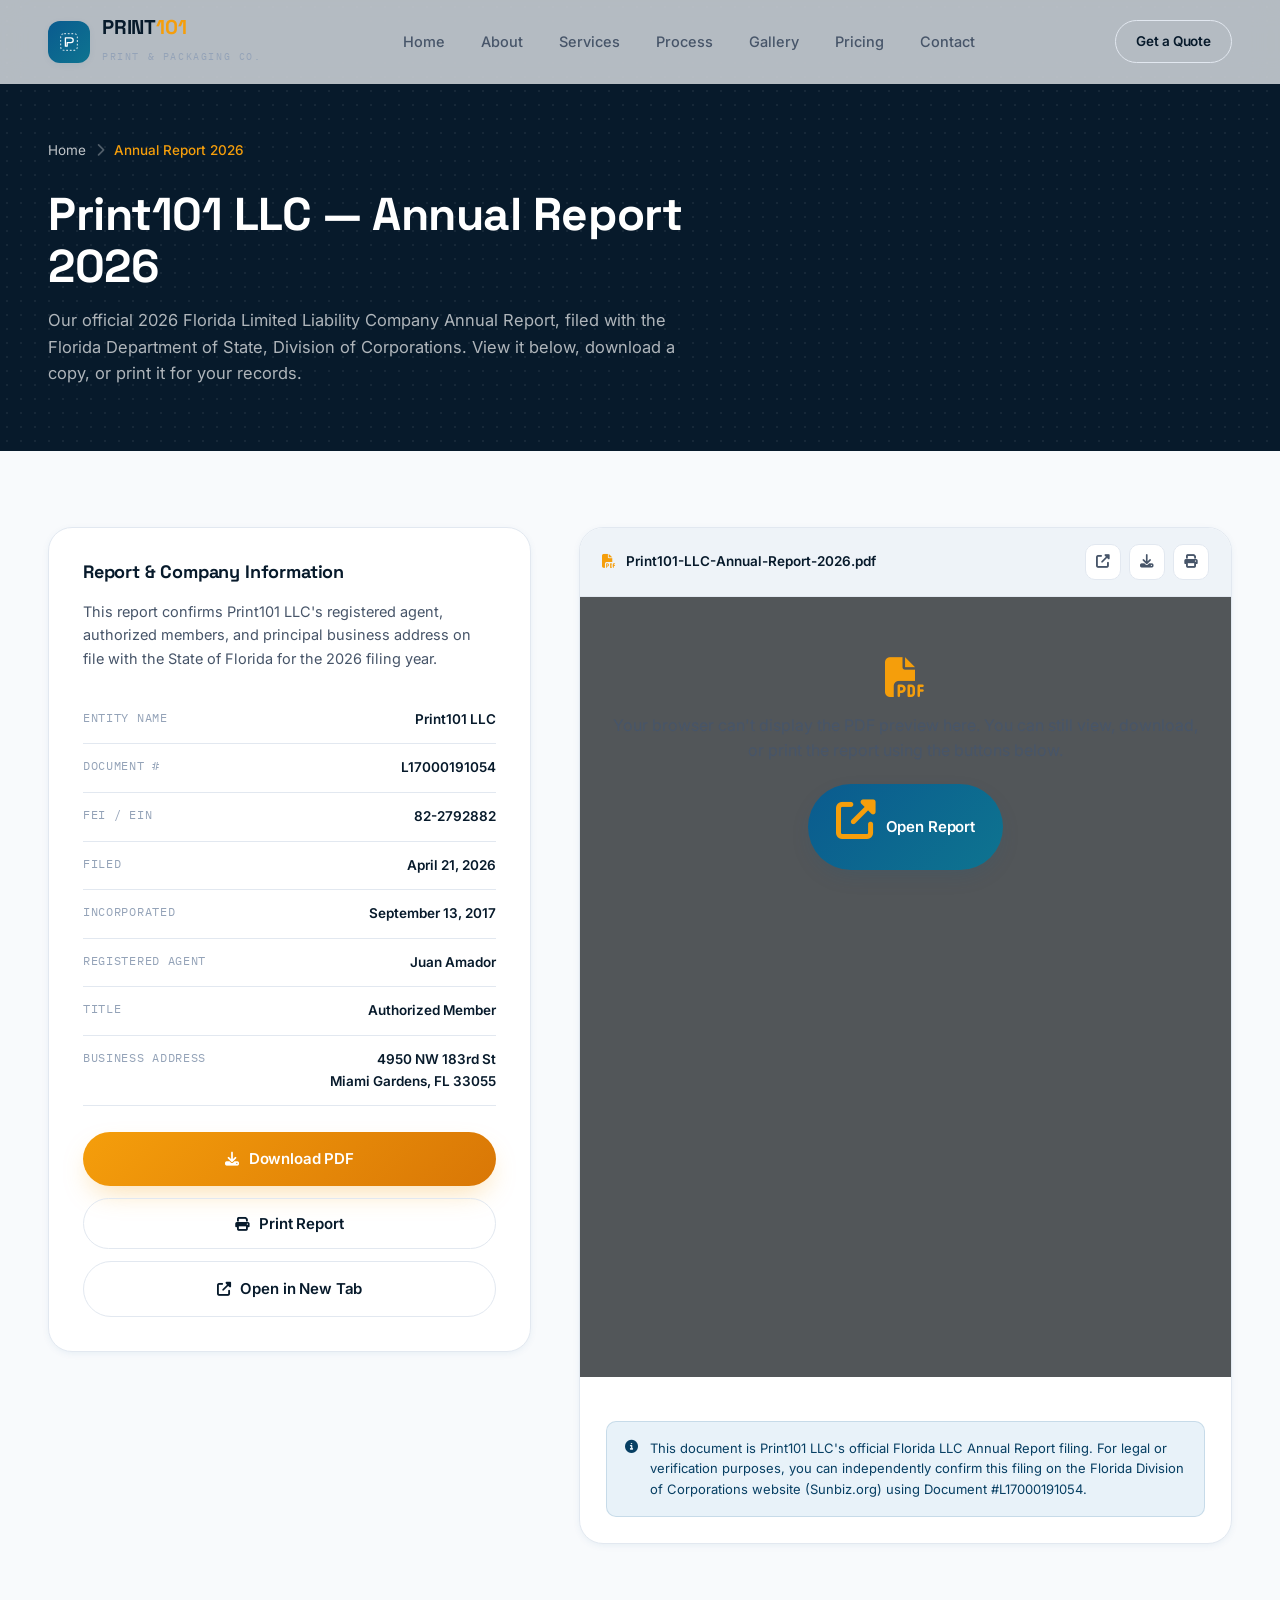
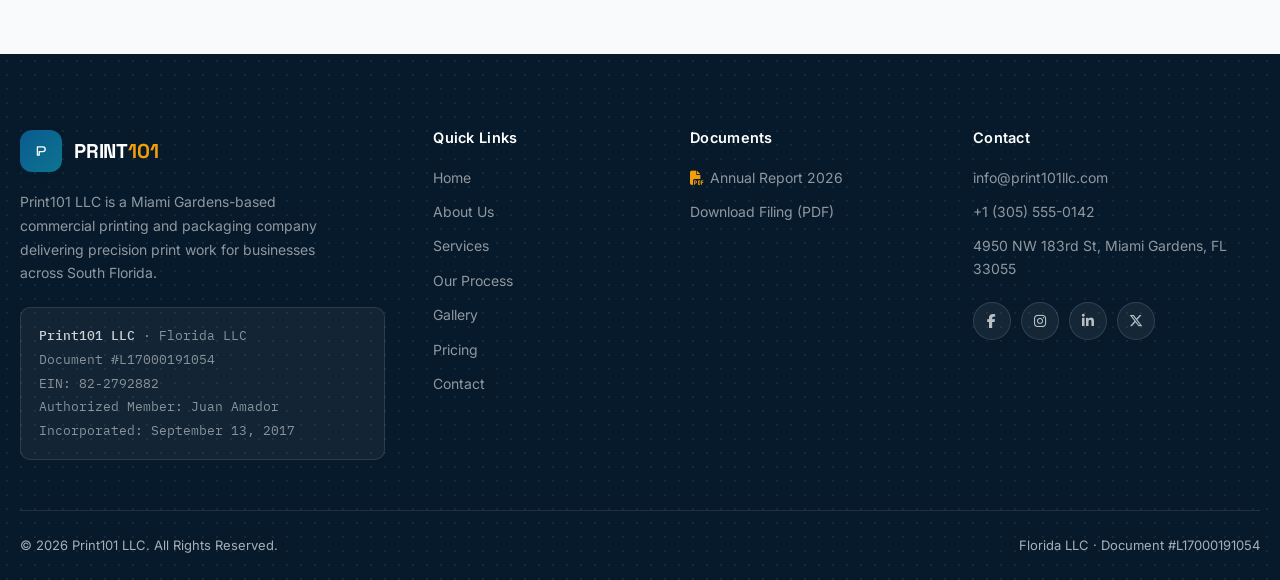
<file: annual-report-2026.html>
<!DOCTYPE html>
<html lang="en">
<head>
<meta charset="UTF-8">
<meta name="viewport" content="width=device-width, initial-scale=1.0">
<title>Annual Report 2026 | Print101 LLC</title>
<meta name="description" content="View, download, or print the Print101 LLC 2026 Florida Limited Liability Company Annual Report — filed with the Florida Department of State, Division of Corporations.">
<meta name="robots" content="index, follow">
<link rel="canonical" href="https://print101llc.com/annual-report-2026.html">

<meta property="og:type" content="website">
<meta property="og:site_name" content="Print101 LLC">
<meta property="og:title" content="Annual Report 2026 | Print101 LLC">
<meta property="og:description" content="View, download, or print the Print101 LLC 2026 Florida LLC Annual Report.">
<meta property="og:url" content="https://print101llc.com/annual-report-2026.html">

<meta name="twitter:card" content="summary">
<meta name="twitter:title" content="Annual Report 2026 | Print101 LLC">
<meta name="twitter:description" content="View, download, or print the Print101 LLC 2026 Florida LLC Annual Report.">

<link rel="icon" type="image/svg+xml" href="data:image/svg+xml,%3Csvg xmlns='http://www.w3.org/2000/svg' viewBox='0 0 100 100'%3E%3Crect width='100' height='100' rx='20' fill='%230A5B8F'/%3E%3Ctext x='50' y='66' font-family='Arial' font-size='52' font-weight='700' fill='%23fff' text-anchor='middle'%3EP%3C/text%3E%3C/svg%3E">

<link rel="preconnect" href="https://fonts.googleapis.com">
<link rel="preconnect" href="https://fonts.gstatic.com" crossorigin>
<link href="https://fonts.googleapis.com/css2?family=Space+Grotesk:wght@500;600;700&family=Inter:wght@400;500;600;700&family=IBM+Plex+Mono:wght@400;500&display=swap" rel="stylesheet">
<link rel="stylesheet" href="https://cdnjs.cloudflare.com/ajax/libs/font-awesome/6.5.1/css/all.min.css">
<link rel="stylesheet" href="css/styles.css">

<script type="application/ld+json">
{
  "@context": "https://schema.org",
  "@type": "Report",
  "name": "Print101 LLC — 2026 Florida LLC Annual Report",
  "datePublished": "2026-04-21",
  "publisher": {
    "@type": "Organization",
    "name": "Print101 LLC",
    "address": {
      "@type": "PostalAddress",
      "streetAddress": "4950 NW 183rd St",
      "addressLocality": "Miami Gardens",
      "addressRegion": "FL",
      "postalCode": "33055",
      "addressCountry": "US"
    }
  }
}
</script>
</head>
<body>
<a href="#main" class="skip-link">Skip to main content</a>

<!-- ============ NAVBAR ============ -->
<header class="navbar" id="navbar">
  <div class="container nav-container">
    <a href="index.html" class="brand" aria-label="Print101 LLC — Home">
      <span class="brand-mark">
        <svg viewBox="0 0 40 40" fill="none" xmlns="http://www.w3.org/2000/svg" aria-hidden="true">
          <rect x="6" y="6" width="28" height="28" rx="6" stroke="white" stroke-width="2" stroke-dasharray="3 3" fill="none" opacity="0.7"/>
          <path d="M14 13h9a4 4 0 0 1 0 8h-6v6h-3V13z" stroke="white" stroke-width="2.2" stroke-linejoin="round" fill="none"/>
        </svg>
      </span>
      <span>
        <span class="brand-name">PRINT<span>101</span></span><br>
        <span class="brand-sub">Print &amp; Packaging Co.</span>
      </span>
    </a>
    <nav class="nav-links" aria-label="Primary">
      <a href="index.html#home">Home</a>
      <a href="index.html#about">About</a>
      <a href="index.html#services">Services</a>
      <a href="index.html#process">Process</a>
      <a href="index.html#gallery">Gallery</a>
      <a href="index.html#pricing">Pricing</a>
      <a href="index.html#contact">Contact</a>
    </nav>
    <div class="nav-cta">
      <a href="index.html#contact" class="btn btn-outline btn-sm">Get a Quote</a>
      <button class="mobile-toggle" id="mobileToggle" aria-label="Open menu" aria-expanded="false">
        <i class="fas fa-bars"></i>
      </button>
    </div>
  </div>
</header>

<div class="scrim" id="scrim"></div>
<aside class="mobile-panel" id="mobilePanel" aria-label="Mobile navigation">
  <div class="mobile-panel-head">
    <span class="brand-name">PRINT<span>101</span></span>
    <button class="mobile-panel-close" id="mobileClose" aria-label="Close menu"><i class="fas fa-times"></i></button>
  </div>
  <ul>
    <li><a href="index.html#home">Home</a></li>
    <li><a href="index.html#about">About</a></li>
    <li><a href="index.html#services">Services</a></li>
    <li><a href="index.html#process">Process</a></li>
    <li><a href="index.html#gallery">Gallery</a></li>
    <li><a href="index.html#pricing">Pricing</a></li>
    <li><a href="index.html#contact">Contact</a></li>
  </ul>
  <div class="mobile-panel-foot">
    <a href="index.html#contact" class="btn btn-primary btn-full">Get a Quote</a>
    <a href="assets/print101-annual-report-2026.pdf" class="btn btn-outline btn-full" download><i class="fas fa-download"></i> Download Report</a>
  </div>
</aside>

<main id="main">
  <!-- ============ PAGE HEADER ============ -->
  <header class="page-header">
    <div class="halftone" aria-hidden="true"></div>
    <div class="container">
      <nav class="breadcrumb" aria-label="Breadcrumb">
        <a href="index.html">Home</a>
        <span class="sep"><i class="fas fa-chevron-right"></i></span>
        <span class="current">Annual Report 2026</span>
      </nav>
      <h1>Print101 LLC — Annual Report 2026</h1>
      <p class="lede">Our official 2026 Florida Limited Liability Company Annual Report, filed with the Florida Department of State, Division of Corporations. View it below, download a copy, or print it for your records.</p>
    </div>
  </header>

  <!-- ============ ANNUAL REPORT CONTENT ============ -->
  <section class="ar-section">
    <div class="container">
      <div class="ar-grid">
        <!-- Info sidebar -->
        <aside class="ar-info-card reveal left in">
          <h3>Report &amp; Company Information</h3>
          <p class="desc">This report confirms Print101 LLC's registered agent, authorized members, and principal business address on file with the State of Florida for the 2026 filing year.</p>

          <div class="ar-fact"><span class="k">Entity Name</span><span class="v">Print101 LLC</span></div>
          <div class="ar-fact"><span class="k">Document #</span><span class="v">L17000191054</span></div>
          <div class="ar-fact"><span class="k">FEI / EIN</span><span class="v">82-2792882</span></div>
          <div class="ar-fact"><span class="k">Filed</span><span class="v">April 21, 2026</span></div>
          <div class="ar-fact"><span class="k">Incorporated</span><span class="v">September 13, 2017</span></div>
          <div class="ar-fact"><span class="k">Registered Agent</span><span class="v">Juan Amador</span></div>
          <div class="ar-fact"><span class="k">Title</span><span class="v">Authorized Member</span></div>
          <div class="ar-fact"><span class="k">Business Address</span><span class="v">4950 NW 183rd St<br>Miami Gardens, FL 33055</span></div>

          <div class="ar-actions">
            <a href="assets/print101-annual-report-2026.pdf" class="btn btn-accent btn-full" download="Print101-LLC-Annual-Report-2026.pdf">
              <i class="fas fa-download"></i> Download PDF
            </a>
            <button class="btn btn-outline btn-full" id="printReportBtn" type="button">
              <i class="fas fa-print"></i> Print Report
            </button>
            <a href="assets/print101-annual-report-2026.pdf" target="_blank" rel="noopener" class="btn btn-outline btn-full">
              <i class="fas fa-up-right-from-square"></i> Open in New Tab
            </a>
          </div>
        </aside>

        <!-- PDF Viewer -->
        <div class="ar-viewer reveal right in">
          <div class="ar-viewer-bar">
            <span class="fname"><i class="fas fa-file-pdf"></i> Print101-LLC-Annual-Report-2026.pdf</span>
            <div class="actions">
              <a href="assets/print101-annual-report-2026.pdf" target="_blank" rel="noopener" aria-label="Open PDF in new tab" title="Open in new tab"><i class="fas fa-up-right-from-square"></i></a>
              <a href="assets/print101-annual-report-2026.pdf" download="Print101-LLC-Annual-Report-2026.pdf" aria-label="Download PDF" title="Download"><i class="fas fa-download"></i></a>
              <button type="button" id="printReportBtnBar" aria-label="Print PDF" title="Print"><i class="fas fa-print"></i></button>
            </div>
          </div>

          <object data="assets/print101-annual-report-2026.pdf" type="application/pdf" class="ar-viewer-frame" id="pdfObject" aria-label="Print101 LLC Annual Report 2026 PDF viewer">
            <div class="ar-viewer-fallback">
              <i class="fas fa-file-pdf"></i>
              <p>Your browser can't display the PDF preview here. You can still view, download, or print the report using the buttons below.</p>
              <a href="assets/print101-annual-report-2026.pdf" target="_blank" rel="noopener" class="btn btn-primary"><i class="fas fa-up-right-from-square"></i> Open Report</a>
            </div>
          </object>

          <div class="container" style="padding:22px 26px 26px;">
            <div class="ar-note">
              <i class="fas fa-circle-info"></i>
              <span>This document is Print101 LLC's official Florida LLC Annual Report filing. For legal or verification purposes, you can independently confirm this filing on the Florida Division of Corporations website (Sunbiz.org) using Document #L17000191054.</span>
            </div>
          </div>
        </div>
      </div>
    </div>
  </section>
</main>

<!-- ============ FOOTER ============ -->
<footer class="footer">
  <div class="halftone" aria-hidden="true"></div>
  <div class="container footer-top">
    <div class="footer-grid">
      <div class="footer-brand">
        <a href="index.html" class="brand">
          <span class="brand-mark">
            <svg viewBox="0 0 40 40" fill="none" xmlns="http://www.w3.org/2000/svg" aria-hidden="true">
              <path d="M14 13h9a4 4 0 0 1 0 8h-6v6h-3V13z" stroke="white" stroke-width="2.2" stroke-linejoin="round" fill="none"/>
            </svg>
          </span>
          <span class="brand-name">PRINT<span>101</span></span>
        </a>
        <p class="brand-desc">Print101 LLC is a Miami Gardens-based commercial printing and packaging company delivering precision print work for businesses across South Florida.</p>
        <div class="footer-legal-box">
          <strong>Print101 LLC</strong> · Florida LLC<br>
          Document #L17000191054<br>
          EIN: 82-2792882<br>
          Authorized Member: Juan Amador<br>
          Incorporated: September 13, 2017
        </div>
      </div>

      <div>
        <h5>Quick Links</h5>
        <div class="footer-links">
          <a href="index.html#home">Home</a>
          <a href="index.html#about">About Us</a>
          <a href="index.html#services">Services</a>
          <a href="index.html#process">Our Process</a>
          <a href="index.html#gallery">Gallery</a>
          <a href="index.html#pricing">Pricing</a>
          <a href="index.html#contact">Contact</a>
        </div>
      </div>

      <div>
        <h5>Documents</h5>
        <div class="footer-links">
          <a href="annual-report-2026.html"><i class="fas fa-file-pdf" style="color:var(--accent);margin-right:6px"></i>Annual Report 2026</a>
          <a href="assets/print101-annual-report-2026.pdf" target="_blank" rel="noopener">Download Filing (PDF)</a>
        </div>
      </div>

      <div>
        <h5>Contact</h5>
        <div class="footer-links">
          <a href="mailto:info@print101llc.com">info@print101llc.com</a>
          <a href="tel:+13055550142">+1 (305) 555-0142</a>
          <a href="index.html#contact">4950 NW 183rd St, Miami Gardens, FL 33055</a>
        </div>
        <div class="footer-social">
          <a href="#" aria-label="Facebook"><i class="fab fa-facebook-f"></i></a>
          <a href="#" aria-label="Instagram"><i class="fab fa-instagram"></i></a>
          <a href="#" aria-label="LinkedIn"><i class="fab fa-linkedin-in"></i></a>
          <a href="#" aria-label="X (Twitter)"><i class="fab fa-x-twitter"></i></a>
        </div>
      </div>
    </div>
  </div>
  <div class="container footer-bottom">
    <p>&copy; 2026 Print101 LLC. All Rights Reserved.</p>
    <p>Florida LLC · Document #L17000191054</p>
  </div>
</footer>

<a href="#main" class="back-top" id="backTop" aria-label="Back to top"><i class="fas fa-arrow-up"></i></a>

<script src="js/main.js"></script>
<script>
  document.getElementById('printReportBtn')?.addEventListener('click', () => window.print());
  document.getElementById('printReportBtnBar')?.addEventListener('click', () => window.print());
</script>
</body>
</html>
</file>
<file: css/styles.css>
/* ==========================================================================
   PRINT101 LLC — Design System
   Signature motif: offset-press registration marks + halftone dot texture
   Type: Space Grotesk (display) / Inter (body) / IBM Plex Mono (labels)
   ========================================================================== */

:root {
  /* Brand palette */
  --primary: #0A5B8F;
  --primary-dark: #073F63;
  --primary-light: #E8F2F9;
  --secondary: #0E7490;
  --accent: #F59E0B;
  --accent-dark: #C97C05;
  --bg: #F8FAFC;
  --bg-alt: #EEF3F8;
  --ink: #1E293B;
  --ink-soft: #475569;
  --ink-faint: #94A3B8;
  --border: #E2E8F0;
  --white: #FFFFFF;
  --navy-deep: #071A2B;
  --navy-deep-2: #0B2438;
  --success: #16A34A;

  /* Gradients */
  --grad-primary: linear-gradient(135deg, #0A5B8F 0%, #0E7490 100%);
  --grad-accent: linear-gradient(135deg, #F59E0B 0%, #D97706 100%);
  --grad-dark: linear-gradient(180deg, #071A2B 0%, #0A2A42 100%);

  /* Elevation (tinted shadows, not flat gray) */
  --shadow-sm: 0 2px 8px -2px rgba(10, 91, 143, 0.10);
  --shadow-md: 0 8px 24px -6px rgba(10, 91, 143, 0.16);
  --shadow-lg: 0 20px 48px -12px rgba(10, 91, 143, 0.22);
  --shadow-accent: 0 12px 28px -8px rgba(245, 158, 11, 0.35);

  /* Radii */
  --r-sm: 10px;
  --r-md: 16px;
  --r-lg: 24px;
  --r-full: 999px;

  /* Type */
  --font-display: "Space Grotesk", sans-serif;
  --font-body: "Inter", sans-serif;
  --font-mono: "IBM Plex Mono", monospace;

  /* Layout */
  --container: 1240px;
  --nav-h: 84px;
}

/* ---------- Reset ---------- */
*, *::before, *::after { box-sizing: border-box; margin: 0; padding: 0; }
html { scroll-behavior: smooth; }
@media (prefers-reduced-motion: reduce) {
  html { scroll-behavior: auto; }
  *, *::before, *::after { animation-duration: 0.01ms !important; animation-iteration-count: 1 !important; transition-duration: 0.01ms !important; }
}

body {
  font-family: var(--font-body);
  color: var(--ink);
  background: var(--bg);
  line-height: 1.6;
  -webkit-font-smoothing: antialiased;
  overflow-x: hidden;
}

img { max-width: 100%; display: block; }
a { text-decoration: none; color: inherit; }
ul { list-style: none; }
button { font-family: inherit; cursor: pointer; border: none; background: none; }
input, textarea { font-family: inherit; }

h1, h2, h3, h4, h5 {
  font-family: var(--font-display);
  color: var(--navy-deep);
  line-height: 1.15;
  font-weight: 700;
  letter-spacing: -0.01em;
}

:focus-visible {
  outline: 3px solid var(--accent);
  outline-offset: 3px;
  border-radius: 4px;
}

.container {
  width: 100%;
  max-width: var(--container);
  margin: 0 auto;
  padding: 0 28px;
}

.section {
  padding: 110px 0;
  position: relative;
}
.section-tight { padding: 80px 0; }

@media (max-width: 900px) {
  .section { padding: 76px 0; }
  .section-tight { padding: 56px 0; }
}

.text-gradient {
  background: var(--grad-primary);
  -webkit-background-clip: text;
  background-clip: text;
  color: transparent;
}

/* ---------- Eyebrow / section labels (mono, print-spec feel) ---------- */
.eyebrow {
  display: inline-flex;
  align-items: center;
  gap: 10px;
  font-family: var(--font-mono);
  font-size: 12.5px;
  letter-spacing: 0.14em;
  text-transform: uppercase;
  color: var(--secondary);
  font-weight: 500;
  margin-bottom: 18px;
}
.eyebrow::before {
  content: '';
  width: 22px;
  height: 1px;
  background: var(--accent);
}

.section-head {
  max-width: 640px;
  margin-bottom: 56px;
}
.section-head.centered { margin-left: auto; margin-right: auto; text-align: center; }
.section-head h2 { font-size: clamp(30px, 4vw, 44px); margin-bottom: 16px; }
.section-head p { color: var(--ink-soft); font-size: 17px; }

/* ---------- Registration mark motif (signature element) ---------- */
.regmark {
  position: relative;
  width: 22px;
  height: 22px;
  flex-shrink: 0;
}
.regmark::before, .regmark::after {
  content: '';
  position: absolute;
  background: currentColor;
}
.regmark::before { top: 50%; left: 0; width: 100%; height: 1.5px; transform: translateY(-50%); }
.regmark::after { left: 50%; top: 0; height: 100%; width: 1.5px; transform: translateX(-50%); }
.regmark-circle {
  position: absolute;
  inset: 3px;
  border: 1.5px solid currentColor;
  border-radius: 50%;
}

.corner-marks { position: relative; }
.corner-marks::before, .corner-marks::after,
.corner-marks .cm-tl, .corner-marks .cm-br { display: none; }
.corner-marks .cm {
  position: absolute;
  width: 14px;
  height: 14px;
  opacity: 0.55;
  color: var(--accent);
}
.corner-marks .cm svg { width: 100%; height: 100%; }
.corner-marks .cm-tl { top: 10px; left: 10px; }
.corner-marks .cm-br { bottom: 10px; right: 10px; transform: rotate(180deg); }

/* ---------- Halftone dot texture (background signature) ---------- */
.halftone {
  position: absolute;
  inset: 0;
  background-image: radial-gradient(circle, currentColor 1.4px, transparent 1.4px);
  background-size: 14px 14px;
  opacity: 0.06;
  pointer-events: none;
}

/* ---------- Buttons ---------- */
.btn {
  display: inline-flex;
  align-items: center;
  justify-content: center;
  gap: 10px;
  padding: 15px 28px;
  border-radius: var(--r-full);
  font-family: var(--font-body);
  font-weight: 600;
  font-size: 15px;
  letter-spacing: -0.01em;
  transition: transform 0.25s cubic-bezier(.2,.8,.2,1), box-shadow 0.25s, background 0.25s, color 0.25s, border-color .25s;
  white-space: nowrap;
  position: relative;
}
.btn i, .btn svg { font-size: 14px; }

.btn-primary {
  background: var(--grad-primary);
  color: var(--white);
  box-shadow: var(--shadow-md);
}
.btn-primary:hover { transform: translateY(-3px); box-shadow: var(--shadow-lg); }

.btn-accent {
  background: var(--grad-accent);
  color: var(--white);
  box-shadow: var(--shadow-accent);
}
.btn-accent:hover { transform: translateY(-3px); filter: brightness(1.04); }

.btn-outline {
  background: transparent;
  color: var(--navy-deep);
  border: 1.5px solid var(--border);
}
.btn-outline:hover { border-color: var(--primary); color: var(--primary); background: var(--primary-light); }

.btn-ghost-light {
  background: rgba(255,255,255,0.08);
  color: var(--white);
  border: 1.5px solid rgba(255,255,255,0.25);
  backdrop-filter: blur(6px);
}
.btn-ghost-light:hover { background: rgba(255,255,255,0.16); border-color: rgba(255,255,255,0.5); }

.btn-full { width: 100%; }
.btn-sm { padding: 10px 20px; font-size: 13.5px; }

/* ---------- Scroll reveal animation utilities ---------- */
.reveal { opacity: 0; transform: translateY(28px); transition: opacity 0.7s cubic-bezier(.2,.7,.2,1), transform 0.7s cubic-bezier(.2,.7,.2,1); }
.reveal.up.in { opacity: 1; transform: translateY(0); }
.reveal.left { transform: translateX(-32px); }
.reveal.left.in { opacity: 1; transform: translateX(0); }
.reveal.right { transform: translateX(32px); }
.reveal.right.in { opacity: 1; transform: translateX(0); }
.reveal.scale { transform: scale(0.92); }
.reveal.scale.in { opacity: 1; transform: scale(1); }
.reveal.in { opacity: 1; transform: translateY(0); }
.reveal-delay-1 { transition-delay: 0.08s; }
.reveal-delay-2 { transition-delay: 0.16s; }
.reveal-delay-3 { transition-delay: 0.24s; }
.reveal-delay-4 { transition-delay: 0.32s; }
.reveal-delay-5 { transition-delay: 0.40s; }
.reveal-delay-6 { transition-delay: 0.48s; }

/* ==========================================================================
   NAVBAR
   ========================================================================== */
.navbar {
  position: fixed;
  top: 0; left: 0; right: 0;
  z-index: 1000;
  height: var(--nav-h);
  display: flex;
  align-items: center;
  background: rgba(248, 250, 252, 0.72);
  backdrop-filter: blur(14px);
  -webkit-backdrop-filter: blur(14px);
  border-bottom: 1px solid transparent;
  transition: background 0.3s, border-color 0.3s, height 0.3s;
}
.navbar.scrolled {
  height: 72px;
  background: rgba(248, 250, 252, 0.92);
  border-bottom-color: var(--border);
  box-shadow: 0 8px 30px -14px rgba(10,91,143,0.18);
}

.nav-container { display: flex; align-items: center; justify-content: space-between; }

.brand { display: flex; align-items: center; gap: 12px; }
.brand-mark {
  width: 42px; height: 42px;
  border-radius: 12px;
  background: var(--grad-primary);
  display: flex; align-items: center; justify-content: center;
  position: relative;
  box-shadow: var(--shadow-sm);
}
.brand-mark svg { width: 24px; height: 24px; }
.brand-name {
  font-family: var(--font-display);
  font-weight: 700;
  font-size: 20px;
  color: var(--navy-deep);
  letter-spacing: -0.01em;
  line-height: 1.1;
}
.brand-name span { color: var(--accent); }
.brand-sub {
  font-family: var(--font-mono);
  font-size: 10px;
  letter-spacing: 0.16em;
  text-transform: uppercase;
  color: var(--ink-faint);
}

.nav-links { display: flex; align-items: center; gap: 4px; }
.nav-links a {
  padding: 10px 16px;
  font-size: 14.5px;
  font-weight: 500;
  color: var(--ink-soft);
  border-radius: var(--r-full);
  transition: color 0.2s, background 0.2s;
  position: relative;
}
.nav-links a:hover { color: var(--primary); background: var(--primary-light); }
.nav-links a.active { color: var(--primary); background: var(--primary-light); font-weight: 600; }

.nav-cta { display: flex; align-items: center; gap: 12px; }

.mobile-toggle {
  display: none;
  width: 44px; height: 44px;
  align-items: center; justify-content: center;
  border-radius: var(--r-sm);
  color: var(--navy-deep);
  font-size: 20px;
}

.mobile-panel {
  position: fixed;
  top: 0; right: -100%;
  width: min(360px, 88vw);
  height: 100vh;
  background: var(--white);
  z-index: 1200;
  box-shadow: -20px 0 60px rgba(7,26,43,0.25);
  transition: right 0.4s cubic-bezier(.2,.8,.2,1);
  display: flex;
  flex-direction: column;
  padding: 28px;
}
.mobile-panel.active { right: 0; }
.mobile-panel-head { display: flex; align-items: center; justify-content: space-between; margin-bottom: 36px; }
.mobile-panel-close { width: 40px; height: 40px; display: flex; align-items: center; justify-content: center; border-radius: 50%; background: var(--bg-alt); font-size: 18px; }
.mobile-panel ul { display: flex; flex-direction: column; gap: 4px; margin-bottom: 28px; }
.mobile-panel ul a { display: block; padding: 14px 6px; font-size: 17px; font-weight: 600; color: var(--navy-deep); border-bottom: 1px solid var(--border); }
.mobile-panel-foot { margin-top: auto; display: flex; flex-direction: column; gap: 12px; }

.scrim {
  position: fixed; inset: 0; background: rgba(7,26,43,0.55);
  backdrop-filter: blur(2px);
  z-index: 1100; opacity: 0; visibility: hidden; transition: opacity 0.35s;
}
.scrim.active { opacity: 1; visibility: visible; }

@media (max-width: 980px) {
  .nav-links, .nav-cta .btn-outline { display: none; }
  .mobile-toggle { display: flex; }
}

/* ==========================================================================
   HERO — split "press sheet" composition
   ========================================================================== */
.hero {
  position: relative;
  padding: calc(var(--nav-h) + 64px) 0 100px;
  background: var(--navy-deep);
  overflow: hidden;
  color: var(--white);
}
.hero::before {
  content: '';
  position: absolute;
  inset: 0;
  background:
    radial-gradient(ellipse 900px 500px at 15% 0%, rgba(10,91,143,0.55), transparent 60%),
    radial-gradient(ellipse 700px 500px at 100% 30%, rgba(14,116,144,0.45), transparent 60%);
}
.hero .halftone { color: var(--white); opacity: 0.05; }

.hero-grid {
  position: relative;
  z-index: 2;
  display: grid;
  grid-template-columns: 1.05fr 0.95fr;
  gap: 56px;
  align-items: center;
}

.hero-badge {
  display: inline-flex;
  align-items: center;
  gap: 10px;
  padding: 8px 16px 8px 8px;
  background: rgba(255,255,255,0.07);
  border: 1px solid rgba(255,255,255,0.16);
  border-radius: var(--r-full);
  font-size: 13px;
  font-weight: 500;
  color: rgba(255,255,255,0.85);
  margin-bottom: 28px;
}
.hero-badge .dot { width: 26px; height: 26px; border-radius: 50%; background: var(--grad-accent); display: flex; align-items: center; justify-content: center; font-size: 12px; }

.hero h1 {
  color: var(--white);
  font-size: clamp(38px, 5.2vw, 62px);
  font-weight: 700;
  margin-bottom: 22px;
}
.hero h1 em { font-style: normal; color: #7FC4EE; }

.hero p.lead {
  font-size: 18px;
  color: rgba(255,255,255,0.72);
  max-width: 520px;
  margin-bottom: 36px;
}

.hero-actions { display: flex; flex-wrap: wrap; gap: 14px; margin-bottom: 48px; }

.hero-stats { display: flex; gap: 36px; flex-wrap: wrap; }
.hero-stat .num { font-family: var(--font-display); font-size: 30px; font-weight: 700; color: var(--white); }
.hero-stat .lbl { font-family: var(--font-mono); font-size: 11.5px; letter-spacing: 0.08em; text-transform: uppercase; color: rgba(255,255,255,0.5); margin-top: 4px; }

.hero-visual { position: relative; height: 480px; }
.sheet {
  position: absolute;
  border-radius: var(--r-lg);
  box-shadow: 0 30px 60px -20px rgba(0,0,0,0.5);
  background: var(--white);
  color: var(--navy-deep);
}
.sheet-main {
  width: 300px; height: 380px;
  top: 40px; left: 90px;
  padding: 26px;
  z-index: 3;
  display: flex;
  flex-direction: column;
  background: linear-gradient(160deg, #ffffff, #F4F8FB);
}
.sheet-main .sheet-tag { font-family: var(--font-mono); font-size: 10px; letter-spacing: 0.12em; color: var(--secondary); text-transform: uppercase; margin-bottom: 14px; }
.sheet-main .swatch-row { display: flex; gap: 8px; margin: 18px 0; }
.sheet-main .swatch { width: 30px; height: 30px; border-radius: 8px; }
.sheet-main h4 { font-size: 20px; margin-bottom: 8px; }
.sheet-main p { font-size: 13px; color: var(--ink-soft); }
.sheet-main .bars { margin-top: auto; display: flex; flex-direction: column; gap: 8px; }
.sheet-main .bar { height: 7px; border-radius: 4px; background: var(--bg-alt); }
.sheet-main .bar.w70 { width: 70%; }
.sheet-main .bar.w45 { width: 45%; }

.sheet-card {
  width: 210px; height: 130px;
  bottom: 30px; left: 0;
  padding: 20px;
  z-index: 4;
  background: var(--grad-primary);
  color: var(--white);
  transform: rotate(-7deg);
}
.sheet-card .initials { font-family: var(--font-display); font-weight: 700; font-size: 22px; }
.sheet-card .name { margin-top: 22px; font-weight: 600; font-size: 14px; }
.sheet-card .role { font-size: 11px; color: rgba(255,255,255,0.7); font-family: var(--font-mono); letter-spacing: 0.06em; }

.sheet-chip {
  width: 150px; height: 150px;
  top: 10px; right: -10px;
  z-index: 4;
  background: var(--grad-accent);
  color: var(--white);
  display: flex; flex-direction: column; align-items: center; justify-content: center; text-align: center;
  transform: rotate(6deg);
}
.sheet-chip .pct { font-family: var(--font-display); font-size: 30px; font-weight: 700; }
.sheet-chip .cap { font-size: 11px; margin-top: 4px; font-family: var(--font-mono); letter-spacing: 0.05em; }

.sheet-reg {
  position: absolute;
  bottom: 60px; right: 20px;
  width: 60px; height: 60px;
  z-index: 5;
  color: rgba(255,255,255,0.5);
}

.marquee-strip {
  position: relative;
  background: var(--navy-deep-2);
  border-top: 1px solid rgba(255,255,255,0.08);
  padding: 20px 0;
  overflow: hidden;
}
.marquee-track { display: flex; gap: 64px; width: max-content; animation: marquee 28s linear infinite; }
.marquee-track span { font-family: var(--font-mono); font-size: 13px; letter-spacing: 0.1em; text-transform: uppercase; color: rgba(255,255,255,0.45); white-space: nowrap; }
.marquee-track span strong { color: rgba(255,255,255,0.8); }
@keyframes marquee { from { transform: translateX(0); } to { transform: translateX(-50%); } }

@media (max-width: 980px) {
  .hero-grid { grid-template-columns: 1fr; }
  .hero-visual { height: 420px; margin: 0 auto; max-width: 420px; }
}
@media (max-width: 560px) {
  .hero-visual { height: 380px; }
  .sheet-main { width: 240px; height: 320px; left: 40px; padding: 20px; }
  .sheet-card { width: 170px; }
  .sheet-chip { width: 120px; height: 120px; right: -6px; }
}

/* ==========================================================================
   ABOUT
   ========================================================================== */
.about-wrap { display: grid; grid-template-columns: 0.9fr 1.1fr; gap: 72px; align-items: center; }

.about-visual { position: relative; }
.about-plate {
  border-radius: var(--r-lg);
  background: var(--grad-primary);
  padding: 36px;
  color: var(--white);
  min-height: 420px;
  display: flex;
  flex-direction: column;
  justify-content: space-between;
  position: relative;
  overflow: hidden;
  box-shadow: var(--shadow-lg);
}
.about-plate .halftone { color: var(--white); opacity: 0.08; }
.about-plate-top { display: flex; justify-content: space-between; align-items: flex-start; position: relative; z-index: 2; }
.about-plate-top .regmark { color: rgba(255,255,255,0.6); }
.plate-year { font-family: var(--font-mono); font-size: 12px; letter-spacing: 0.1em; color: rgba(255,255,255,0.65); }
.about-plate-mid { position: relative; z-index: 2; }
.about-plate-mid .big { font-family: var(--font-display); font-size: 64px; font-weight: 700; line-height: 1; }
.about-plate-mid .cap { font-family: var(--font-mono); font-size: 13px; letter-spacing: 0.08em; text-transform: uppercase; color: rgba(255,255,255,0.75); margin-top: 10px; }
.about-plate-foot { position: relative; z-index: 2; display: flex; gap: 10px; }
.about-plate-foot .swatch { width: 26px; height: 26px; border-radius: 7px; }

.about-badge-float {
  position: absolute;
  bottom: -28px; right: -20px;
  background: var(--white);
  border-radius: var(--r-md);
  padding: 20px 22px;
  box-shadow: var(--shadow-lg);
  display: flex; align-items: center; gap: 14px;
  border: 1px solid var(--border);
}
.about-badge-float .icon { width: 44px; height: 44px; border-radius: 12px; background: var(--accent); color: var(--white); display: flex; align-items: center; justify-content: center; font-size: 18px; flex-shrink: 0; }
.about-badge-float .num { font-family: var(--font-display); font-weight: 700; font-size: 20px; color: var(--navy-deep); }
.about-badge-float .cap { font-size: 12px; color: var(--ink-soft); }

.about-copy p { color: var(--ink-soft); font-size: 16.5px; margin-bottom: 18px; }
.about-copy p.lead-p { font-size: 18px; color: var(--ink); font-weight: 500; }

.about-tags { display: flex; flex-wrap: wrap; gap: 10px; margin: 28px 0 32px; }
.about-tags span {
  font-size: 13px;
  font-weight: 500;
  padding: 8px 16px;
  border-radius: var(--r-full);
  background: var(--primary-light);
  color: var(--primary);
  border: 1px solid rgba(10,91,143,0.14);
}

.about-meta-row { display: flex; gap: 40px; padding-top: 26px; border-top: 1px solid var(--border); flex-wrap: wrap; }
.about-meta-row .item .lbl { font-family: var(--font-mono); font-size: 11px; letter-spacing: 0.08em; text-transform: uppercase; color: var(--ink-faint); margin-bottom: 6px; }
.about-meta-row .item .val { font-weight: 600; color: var(--navy-deep); font-size: 15px; }

@media (max-width: 980px) {
  .about-wrap { grid-template-columns: 1fr; gap: 60px; }
  .about-badge-float { right: 10px; }
}

/* ==========================================================================
   STATS STRIP
   ========================================================================== */
.stats-strip {
  background: var(--grad-dark);
  padding: 64px 0;
  position: relative;
  overflow: hidden;
}
.stats-strip .halftone { color: var(--white); }
.stats-grid { display: grid; grid-template-columns: repeat(4, 1fr); gap: 24px; position: relative; z-index: 2; }
.stat-item { text-align: center; padding: 0 12px; position: relative; }
.stat-item:not(:last-child)::after { content: ''; position: absolute; right: 0; top: 10%; height: 80%; width: 1px; background: rgba(255,255,255,0.12); }
.stat-item .num { font-family: var(--font-display); font-size: clamp(32px, 4vw, 46px); font-weight: 700; color: var(--white); }
.stat-item .num span { color: var(--accent); }
.stat-item .lbl { font-family: var(--font-mono); font-size: 12px; letter-spacing: 0.08em; text-transform: uppercase; color: rgba(255,255,255,0.55); margin-top: 8px; }

@media (max-width: 780px) {
  .stats-grid { grid-template-columns: repeat(2, 1fr); row-gap: 36px; }
  .stat-item:nth-child(2)::after { display: none; }
}

/* ==========================================================================
   WHY CHOOSE US
   ========================================================================== */
.why-grid { display: grid; grid-template-columns: repeat(4, 1fr); gap: 24px; }
.why-card {
  background: var(--white);
  border: 1px solid var(--border);
  border-radius: var(--r-md);
  padding: 32px 26px;
  transition: transform 0.3s cubic-bezier(.2,.8,.2,1), box-shadow 0.3s, border-color 0.3s;
  position: relative;
}
.why-card:hover { transform: translateY(-6px); box-shadow: var(--shadow-lg); border-color: transparent; }
.why-card .icon-wrap {
  width: 54px; height: 54px;
  border-radius: 14px;
  background: var(--primary-light);
  color: var(--primary);
  display: flex; align-items: center; justify-content: center;
  font-size: 22px;
  margin-bottom: 22px;
  transition: background 0.3s, color 0.3s, transform 0.3s;
}
.why-card:hover .icon-wrap { background: var(--grad-primary); color: var(--white); transform: rotate(-6deg) scale(1.05); }
.why-card h3 { font-size: 18px; margin-bottom: 10px; }
.why-card p { font-size: 14.5px; color: var(--ink-soft); }
.why-card .idx { position: absolute; top: 24px; right: 26px; font-family: var(--font-mono); font-size: 12px; color: var(--ink-faint); }

@media (max-width: 980px) { .why-grid { grid-template-columns: repeat(2, 1fr); } }
@media (max-width: 560px) { .why-grid { grid-template-columns: 1fr; } }

/* ==========================================================================
   SERVICES
   ========================================================================== */
.services-section { background: var(--bg-alt); }
.services-grid { display: grid; grid-template-columns: repeat(4, 1fr); gap: 22px; }
.svc-card {
  background: var(--white);
  border-radius: var(--r-lg);
  overflow: hidden;
  border: 1px solid var(--border);
  transition: transform 0.35s cubic-bezier(.2,.8,.2,1), box-shadow 0.35s;
  display: flex;
  flex-direction: column;
}
.svc-card:hover { transform: translateY(-8px); box-shadow: var(--shadow-lg); }
.svc-visual {
  height: 150px;
  position: relative;
  display: flex; align-items: center; justify-content: center;
  overflow: hidden;
}
.svc-visual .halftone { opacity: 0.14; }
.svc-visual i { font-size: 34px; color: var(--white); position: relative; z-index: 2; }
.svc-card:nth-child(8n+1) .svc-visual, .svc-card.tone-1 .svc-visual { background: var(--grad-primary); }
.svc-card:nth-child(8n+2) .svc-visual, .svc-card.tone-2 .svc-visual { background: linear-gradient(135deg,#0E7490,#0A5B8F); }
.svc-card:nth-child(8n+3) .svc-visual, .svc-card.tone-3 .svc-visual { background: var(--grad-accent); }
.svc-card:nth-child(8n+4) .svc-visual, .svc-card.tone-4 .svc-visual { background: linear-gradient(135deg,#0A5B8F,#071A2B); }
.svc-body { padding: 24px 22px 26px; flex: 1; display: flex; flex-direction: column; }
.svc-body h3 { font-size: 17px; margin-bottom: 8px; }
.svc-body p { font-size: 13.5px; color: var(--ink-soft); flex: 1; margin-bottom: 16px; }
.svc-link { display: inline-flex; align-items: center; gap: 8px; font-size: 13.5px; font-weight: 600; color: var(--primary); transition: gap 0.25s; }
.svc-link:hover { gap: 12px; }

@media (max-width: 980px) { .services-grid { grid-template-columns: repeat(2, 1fr); } }
@media (max-width: 560px) { .services-grid { grid-template-columns: 1fr; } }

/* ==========================================================================
   PROCESS
   ========================================================================== */
.process-rail { position: relative; }
.process-rail::before {
  content: '';
  position: absolute;
  top: 34px; left: 0; right: 0;
  height: 1px;
  background: repeating-linear-gradient(90deg, var(--border) 0 10px, transparent 10px 18px);
}
.process-grid { display: grid; grid-template-columns: repeat(4, 1fr); gap: 30px; position: relative; }
.process-step { position: relative; }
.process-step .step-num {
  width: 68px; height: 68px;
  border-radius: 50%;
  background: var(--white);
  border: 1.5px solid var(--border);
  display: flex; align-items: center; justify-content: center;
  font-family: var(--font-display); font-weight: 700; font-size: 20px; color: var(--primary);
  margin-bottom: 24px;
  position: relative; z-index: 2;
  transition: background 0.3s, color 0.3s, border-color 0.3s;
}
.process-step:hover .step-num { background: var(--grad-primary); color: var(--white); border-color: transparent; }
.process-step h3 { font-size: 17px; margin-bottom: 10px; }
.process-step p { font-size: 14px; color: var(--ink-soft); }

@media (max-width: 980px) { .process-grid { grid-template-columns: repeat(2, 1fr); row-gap: 40px; } .process-rail::before { display: none; } }
@media (max-width: 560px) { .process-grid { grid-template-columns: 1fr; } }

/* ==========================================================================
   INDUSTRIES
   ========================================================================== */
.industries-section { background: var(--navy-deep); color: var(--white); position: relative; overflow: hidden; }
.industries-section .halftone { color: var(--white); }
.industries-section .section-head h2, .industries-section .section-head p { color: var(--white); }
.industries-section .section-head p { color: rgba(255,255,255,0.6); }
.industries-section .eyebrow { color: #7FC4EE; }
.industries-section .eyebrow::before { background: var(--accent); }

.industries-grid { display: grid; grid-template-columns: repeat(6, 1fr); gap: 16px; position: relative; z-index: 2; }
.ind-card {
  background: rgba(255,255,255,0.04);
  border: 1px solid rgba(255,255,255,0.1);
  border-radius: var(--r-md);
  padding: 26px 16px;
  text-align: center;
  transition: background 0.3s, transform 0.3s, border-color 0.3s;
}
.ind-card:hover { background: rgba(255,255,255,0.09); transform: translateY(-4px); border-color: rgba(255,255,255,0.25); }
.ind-card i { font-size: 26px; color: var(--accent); margin-bottom: 14px; display: block; }
.ind-card span { font-size: 13px; font-weight: 500; color: rgba(255,255,255,0.85); }

@media (max-width: 980px) { .industries-grid { grid-template-columns: repeat(3, 1fr); } }
@media (max-width: 560px) { .industries-grid { grid-template-columns: repeat(2, 1fr); } }

/* ==========================================================================
   FEATURED WORK / GALLERY
   ========================================================================== */
.gallery-grid { display: grid; grid-template-columns: repeat(4, 1fr); grid-auto-rows: 190px; grid-auto-flow: dense; gap: 18px; }
.gal-item {
  position: relative;
  border-radius: var(--r-md);
  overflow: hidden;
  cursor: pointer;
  background: var(--navy-deep);
}
.gal-item.span-2 { grid-column: span 2; }
.gal-item.span-row-2 { grid-row: span 2; }
.gal-visual {
  position: absolute; inset: 0;
  display: flex; align-items: center; justify-content: center;
}
.gal-visual i { font-size: 30px; color: rgba(255,255,255,0.85); position: relative; z-index: 2; transition: transform 0.4s; }
.gal-item:hover .gal-visual i { transform: scale(1.15) rotate(-6deg); }
.gal-overlay {
  position: absolute; inset: 0;
  background: linear-gradient(0deg, rgba(7,26,43,0.88) 0%, transparent 55%);
  display: flex; flex-direction: column; justify-content: flex-end;
  padding: 18px;
  opacity: 0; transition: opacity 0.35s;
}
.gal-item:hover .gal-overlay { opacity: 1; }
.gal-overlay .tag { font-family: var(--font-mono); font-size: 10.5px; letter-spacing: 0.08em; text-transform: uppercase; color: var(--accent); margin-bottom: 4px; }
.gal-overlay .title { color: var(--white); font-weight: 600; font-size: 14.5px; }
.gal-item .zoom-ico { position: absolute; top: 16px; right: 16px; width: 34px; height: 34px; border-radius: 50%; background: rgba(255,255,255,0.14); backdrop-filter: blur(4px); display: flex; align-items: center; justify-content: center; color: var(--white); font-size: 13px; opacity: 0; transform: scale(0.8); transition: opacity 0.3s, transform 0.3s; }
.gal-item:hover .zoom-ico { opacity: 1; transform: scale(1); }

@media (max-width: 980px) { .gallery-grid { grid-template-columns: repeat(2, 1fr); } .gal-item.span-2 { grid-column: span 2; } }
@media (max-width: 560px) { .gallery-grid { grid-template-columns: 1fr; grid-auto-rows: 220px; } .gal-item.span-2 { grid-column: span 1; } }

/* Lightbox */
.lightbox {
  position: fixed; inset: 0; z-index: 2000;
  background: rgba(7,26,43,0.94);
  display: flex; align-items: center; justify-content: center;
  opacity: 0; visibility: hidden; transition: opacity 0.3s;
}
.lightbox.active { opacity: 1; visibility: visible; }
.lightbox-stage { width: min(560px, 88vw); text-align: center; color: var(--white); }
.lightbox-visual { height: 320px; border-radius: var(--r-lg); display: flex; align-items: center; justify-content: center; margin-bottom: 20px; position: relative; overflow: hidden; }
.lightbox-visual i { font-size: 60px; color: rgba(255,255,255,0.9); z-index: 2; }
.lightbox-caption { font-weight: 600; font-size: 16px; }
.lightbox-tag { font-family: var(--font-mono); font-size: 11px; color: var(--accent); letter-spacing: 0.08em; text-transform: uppercase; margin-bottom: 6px; }
.lightbox-close, .lightbox-prev, .lightbox-next {
  position: absolute; color: var(--white); font-size: 22px;
  width: 46px; height: 46px; border-radius: 50%;
  background: rgba(255,255,255,0.08); display: flex; align-items: center; justify-content: center;
  transition: background 0.25s;
}
.lightbox-close:hover, .lightbox-prev:hover, .lightbox-next:hover { background: rgba(255,255,255,0.2); }
.lightbox-close { top: 28px; right: 28px; }
.lightbox-prev { left: 28px; top: 50%; transform: translateY(-50%); }
.lightbox-next { right: 28px; top: 50%; transform: translateY(-50%); }
@media (max-width: 640px) { .lightbox-prev, .lightbox-next { display: none; } }

/* ==========================================================================
   PRICING
   ========================================================================== */
.pricing-section { background: var(--bg-alt); }
.pricing-grid { display: grid; grid-template-columns: repeat(3, 1fr); gap: 26px; align-items: stretch; }
.price-card {
  background: var(--white);
  border-radius: var(--r-lg);
  border: 1px solid var(--border);
  padding: 40px 32px;
  display: flex; flex-direction: column;
  transition: transform 0.3s, box-shadow 0.3s;
  position: relative;
}
.price-card:hover { transform: translateY(-6px); box-shadow: var(--shadow-md); }
.price-card.featured {
  background: var(--grad-dark);
  color: var(--white);
  border: none;
  transform: scale(1.04);
  box-shadow: var(--shadow-lg);
}
.price-card.featured:hover { transform: scale(1.04) translateY(-6px); }
.price-card.featured h3, .price-card.featured .price-amt { color: var(--white); }
.price-tag { position: absolute; top: -14px; left: 32px; background: var(--grad-accent); color: var(--white); font-size: 11.5px; font-weight: 700; letter-spacing: 0.05em; text-transform: uppercase; padding: 7px 16px; border-radius: var(--r-full); box-shadow: var(--shadow-accent); }
.price-card h3 { font-size: 19px; margin-bottom: 6px; }
.price-card .price-sub { font-size: 13.5px; color: var(--ink-soft); margin-bottom: 24px; }
.price-card.featured .price-sub { color: rgba(255,255,255,0.6); }
.price-amt { font-family: var(--font-display); font-size: 44px; font-weight: 700; color: var(--navy-deep); margin-bottom: 4px; }
.price-amt span { font-family: var(--font-mono); font-size: 14px; font-weight: 400; color: var(--ink-faint); }
.price-card.featured .price-amt span { color: rgba(255,255,255,0.55); }
.price-unit { font-family: var(--font-mono); font-size: 12px; color: var(--ink-faint); margin-bottom: 28px; text-transform: uppercase; letter-spacing: 0.06em; }
.price-card.featured .price-unit { color: rgba(255,255,255,0.5); }
.price-feats { display: flex; flex-direction: column; gap: 13px; margin-bottom: 32px; flex: 1; }
.price-feats li { display: flex; align-items: flex-start; gap: 10px; font-size: 14px; color: var(--ink-soft); }
.price-card.featured .price-feats li { color: rgba(255,255,255,0.78); }
.price-feats li i { color: var(--secondary); margin-top: 3px; font-size: 12px; }
.price-card.featured .price-feats li i { color: var(--accent); }

@media (max-width: 980px) { .pricing-grid { grid-template-columns: 1fr; max-width: 440px; margin: 0 auto; } .price-card.featured { transform: none; } .price-card.featured:hover { transform: translateY(-6px); } }

/* ==========================================================================
   TESTIMONIALS
   ========================================================================== */
.testi-wrap { position: relative; max-width: 780px; margin: 0 auto; }
.testi-track { overflow: hidden; }
.testi-slides { display: flex; transition: transform 0.5s cubic-bezier(.2,.8,.2,1); }
.testi-slide { min-width: 100%; padding: 4px; }
.testi-card {
  background: var(--white);
  border-radius: var(--r-lg);
  padding: 44px 40px;
  text-align: center;
  border: 1px solid var(--border);
  box-shadow: var(--shadow-sm);
}
.testi-card .stars { color: var(--accent); font-size: 15px; margin-bottom: 22px; display: flex; gap: 4px; justify-content: center; }
.testi-card blockquote { font-family: var(--font-display); font-size: 21px; font-weight: 500; color: var(--navy-deep); line-height: 1.5; margin-bottom: 28px; }
.testi-person { display: flex; align-items: center; justify-content: center; gap: 14px; }
.testi-avatar { width: 46px; height: 46px; border-radius: 50%; background: var(--grad-primary); color: var(--white); display: flex; align-items: center; justify-content: center; font-family: var(--font-display); font-weight: 700; font-size: 15px; }
.testi-person .who { text-align: left; }
.testi-person .who h4 { font-size: 14.5px; font-weight: 600; color: var(--navy-deep); }
.testi-person .who span { font-size: 12.5px; color: var(--ink-soft); }

.testi-dots { display: flex; justify-content: center; gap: 8px; margin-top: 28px; }
.testi-dots button { width: 8px; height: 8px; border-radius: 50%; background: var(--border); transition: background 0.3s, width 0.3s; }
.testi-dots button.active { background: var(--primary); width: 24px; border-radius: var(--r-full); }

/* ==========================================================================
   CTA BAND
   ========================================================================== */
.cta-band {
  background: var(--grad-primary);
  border-radius: var(--r-lg);
  padding: 64px 56px;
  display: flex; align-items: center; justify-content: space-between;
  gap: 40px;
  position: relative;
  overflow: hidden;
  color: var(--white);
}
.cta-band .halftone { color: var(--white); }
.cta-band-copy { position: relative; z-index: 2; max-width: 560px; }
.cta-band-copy .eyebrow { color: rgba(255,255,255,0.75); }
.cta-band-copy .eyebrow::before { background: var(--accent); }
.cta-band h2 { color: var(--white); font-size: clamp(26px, 3.4vw, 36px); margin-bottom: 12px; }
.cta-band p { color: rgba(255,255,255,0.78); font-size: 16px; }
.cta-band-actions { position: relative; z-index: 2; display: flex; gap: 14px; flex-shrink: 0; flex-wrap: wrap; }

@media (max-width: 860px) { .cta-band { flex-direction: column; text-align: center; padding: 48px 30px; } .cta-band-actions { justify-content: center; } }

/* ==========================================================================
   LATEST UPDATES
   ========================================================================== */
.updates-grid { display: grid; grid-template-columns: repeat(3, 1fr); gap: 26px; }
.update-card {
  background: var(--white);
  border-radius: var(--r-md);
  border: 1px solid var(--border);
  overflow: hidden;
  transition: transform 0.3s, box-shadow 0.3s;
}
.update-card:hover { transform: translateY(-5px); box-shadow: var(--shadow-md); }
.update-top { height: 8px; background: var(--grad-accent); }
.update-body { padding: 28px 26px; }
.update-date { font-family: var(--font-mono); font-size: 11.5px; letter-spacing: 0.08em; text-transform: uppercase; color: var(--secondary); margin-bottom: 12px; }
.update-body h3 { font-size: 17px; margin-bottom: 10px; }
.update-body p { font-size: 14px; color: var(--ink-soft); margin-bottom: 16px; }
.update-link { font-size: 13.5px; font-weight: 600; color: var(--primary); display: inline-flex; align-items: center; gap: 8px; }

@media (max-width: 900px) { .updates-grid { grid-template-columns: 1fr; } }

/* ==========================================================================
   CONTACT
   ========================================================================== */
.contact-section { background: var(--bg-alt); }
.contact-wrap { display: grid; grid-template-columns: 1fr 1fr; gap: 50px; }

.contact-form-card {
  background: var(--white);
  border-radius: var(--r-lg);
  padding: 42px;
  border: 1px solid var(--border);
  box-shadow: var(--shadow-sm);
}
.contact-form-card h3 { font-size: 22px; margin-bottom: 8px; }
.contact-form-card > p { color: var(--ink-soft); font-size: 14.5px; margin-bottom: 28px; }
.form-row { display: grid; grid-template-columns: 1fr 1fr; gap: 18px; }
.form-group { margin-bottom: 20px; }
.form-group label { display: block; font-size: 13px; font-weight: 600; color: var(--navy-deep); margin-bottom: 8px; }
.form-control {
  width: 100%;
  padding: 13px 16px;
  border-radius: var(--r-sm);
  border: 1.5px solid var(--border);
  background: var(--bg);
  font-size: 14.5px;
  color: var(--ink);
  transition: border-color 0.25s, box-shadow 0.25s, background 0.25s;
}
.form-control:focus { outline: none; border-color: var(--primary); background: var(--white); box-shadow: 0 0 0 4px var(--primary-light); }
textarea.form-control { resize: vertical; min-height: 120px; }

.contact-info-list { display: flex; flex-direction: column; gap: 18px; margin-bottom: 28px; }
.info-row {
  display: flex; gap: 18px;
  background: var(--white);
  border: 1px solid var(--border);
  border-radius: var(--r-md);
  padding: 22px;
  transition: border-color 0.25s, box-shadow 0.25s;
}
.info-row:hover { border-color: var(--primary); box-shadow: var(--shadow-sm); }
.info-row .icon { width: 46px; height: 46px; border-radius: 12px; background: var(--primary-light); color: var(--primary); display: flex; align-items: center; justify-content: center; font-size: 18px; flex-shrink: 0; }
.info-row h4 { font-size: 15px; margin-bottom: 4px; }
.info-row p { font-size: 13.5px; color: var(--ink-soft); line-height: 1.5; }
.info-row a.contact-link { color: var(--primary); font-weight: 500; }
.info-row a.contact-link:hover { text-decoration: underline; }

.map-frame { border-radius: var(--r-md); overflow: hidden; height: 220px; border: 1px solid var(--border); }
.map-frame iframe { width: 100%; height: 100%; border: 0; }

@media (max-width: 980px) { .contact-wrap { grid-template-columns: 1fr; } }
@media (max-width: 560px) { .form-row { grid-template-columns: 1fr; } .contact-form-card { padding: 28px 22px; } }

/* ==========================================================================
   FOOTER
   ========================================================================== */
.footer { background: var(--navy-deep); color: rgba(255,255,255,0.65); position: relative; overflow: hidden; }
.footer .halftone { color: var(--white); }
.footer-top { padding: 76px 0 50px; position: relative; z-index: 2; }
.footer-grid { display: grid; grid-template-columns: 1.4fr 0.8fr 0.9fr 1.1fr; gap: 48px; }
.footer-brand .brand-name { color: var(--white); }
.footer-brand .brand-desc { margin: 18px 0 22px; font-size: 14px; line-height: 1.7; max-width: 320px; color: rgba(255,255,255,0.55); }
.footer-legal-box { background: rgba(255,255,255,0.05); border: 1px solid rgba(255,255,255,0.1); border-radius: var(--r-sm); padding: 16px 18px; font-size: 12.5px; line-height: 1.9; font-family: var(--font-mono); color: rgba(255,255,255,0.5); }
.footer-legal-box strong { color: rgba(255,255,255,0.8); font-weight: 500; }

.footer h5 { color: var(--white); font-family: var(--font-body); font-size: 14.5px; font-weight: 600; margin-bottom: 20px; letter-spacing: 0.02em; }
.footer-links { display: flex; flex-direction: column; gap: 12px; }
.footer-links a { font-size: 14px; color: rgba(255,255,255,0.55); transition: color 0.2s, padding-left 0.2s; }
.footer-links a:hover { color: var(--accent); padding-left: 4px; }

.footer-social { display: flex; gap: 10px; margin-top: 22px; }
.footer-social a { width: 38px; height: 38px; border-radius: 50%; background: rgba(255,255,255,0.06); border: 1px solid rgba(255,255,255,0.12); display: flex; align-items: center; justify-content: center; font-size: 14px; color: rgba(255,255,255,0.7); transition: background 0.25s, transform 0.25s; }
.footer-social a:hover { background: var(--accent); color: var(--white); transform: translateY(-3px); }

.footer-bottom {
  border-top: 1px solid rgba(255,255,255,0.1);
  padding: 24px 0;
  display: flex; align-items: center; justify-content: space-between;
  font-size: 13px;
  position: relative; z-index: 2;
  flex-wrap: wrap;
  gap: 12px;
}
.footer-bottom-links { display: flex; gap: 22px; }
.footer-bottom-links a:hover { color: var(--accent); }

@media (max-width: 980px) { .footer-grid { grid-template-columns: 1fr 1fr; row-gap: 40px; } }
@media (max-width: 560px) { .footer-grid { grid-template-columns: 1fr; } .footer-bottom { flex-direction: column; text-align: center; } }

/* ==========================================================================
   BACK TO TOP
   ========================================================================== */
.back-top {
  position: fixed;
  bottom: 28px; right: 28px;
  width: 50px; height: 50px;
  border-radius: 50%;
  background: var(--grad-primary);
  color: var(--white);
  display: flex; align-items: center; justify-content: center;
  box-shadow: var(--shadow-lg);
  z-index: 900;
  opacity: 0; visibility: hidden; transform: translateY(12px);
  transition: opacity 0.3s, transform 0.3s, visibility 0.3s;
}
.back-top.visible { opacity: 1; visibility: visible; transform: translateY(0); }
.back-top:hover { filter: brightness(1.08); }

/* ==========================================================================
   PAGE HEADER (Annual Report + other inner pages)
   ========================================================================== */
.page-header {
  background: var(--navy-deep);
  color: var(--white);
  padding: calc(var(--nav-h) + 56px) 0 64px;
  position: relative;
  overflow: hidden;
}
.page-header .halftone { color: var(--white); }
.breadcrumb {
  display: flex; align-items: center; gap: 10px;
  font-size: 13.5px;
  color: rgba(255,255,255,0.55);
  margin-bottom: 26px;
  position: relative; z-index: 2;
  flex-wrap: wrap;
}
.breadcrumb a { color: rgba(255,255,255,0.75); transition: color 0.2s; }
.breadcrumb a:hover { color: var(--accent); }
.breadcrumb .sep { color: rgba(255,255,255,0.3); }
.breadcrumb .current { color: var(--accent); font-weight: 500; }

.page-header h1 { color: var(--white); font-size: clamp(30px, 4.4vw, 46px); margin-bottom: 14px; position: relative; z-index: 2; max-width: 720px; }
.page-header .lede { color: rgba(255,255,255,0.68); font-size: 16.5px; max-width: 640px; position: relative; z-index: 2; }

/* ---------- Annual Report page ---------- */
.ar-section { padding: 76px 0 110px; }
.ar-grid { display: grid; grid-template-columns: 0.85fr 1.15fr; gap: 48px; align-items: start; }

.ar-info-card {
  background: var(--white);
  border: 1px solid var(--border);
  border-radius: var(--r-lg);
  padding: 34px;
  position: sticky;
  top: 104px;
  box-shadow: var(--shadow-sm);
}
.ar-info-card h3 { font-size: 18px; margin-bottom: 18px; }
.ar-info-card p.desc { font-size: 14.5px; color: var(--ink-soft); margin-bottom: 26px; }
.ar-fact { display: flex; justify-content: space-between; gap: 12px; padding: 13px 0; border-bottom: 1px solid var(--border); font-size: 13.5px; }
.ar-fact:last-of-type { border-bottom: none; }
.ar-fact .k { color: var(--ink-faint); font-family: var(--font-mono); font-size: 11.5px; text-transform: uppercase; letter-spacing: 0.06em; }
.ar-fact .v { font-weight: 600; color: var(--navy-deep); text-align: right; }
.ar-actions { display: flex; flex-direction: column; gap: 12px; margin-top: 26px; }

.ar-viewer {
  background: var(--white);
  border: 1px solid var(--border);
  border-radius: var(--r-lg);
  overflow: hidden;
  box-shadow: var(--shadow-sm);
}
.ar-viewer-bar {
  display: flex; align-items: center; justify-content: space-between;
  padding: 16px 22px;
  border-bottom: 1px solid var(--border);
  background: var(--bg-alt);
}
.ar-viewer-bar .fname { display: flex; align-items: center; gap: 10px; font-size: 13.5px; font-weight: 600; color: var(--navy-deep); }
.ar-viewer-bar .fname i { color: var(--accent); }
.ar-viewer-bar .actions { display: flex; gap: 8px; }
.ar-viewer-bar .actions button, .ar-viewer-bar .actions a {
  width: 36px; height: 36px; border-radius: 10px;
  display: flex; align-items: center; justify-content: center;
  background: var(--white); border: 1px solid var(--border); color: var(--ink-soft);
  transition: background 0.2s, color 0.2s, border-color 0.2s;
  font-size: 13.5px;
}
.ar-viewer-bar .actions button:hover, .ar-viewer-bar .actions a:hover { background: var(--primary); color: var(--white); border-color: var(--primary); }
.ar-viewer-frame { width: 100%; height: 780px; border: 0; display: block; background: #525659; }
.ar-viewer-fallback { padding: 60px 30px; text-align: center; }
.ar-viewer-fallback i { font-size: 40px; color: var(--accent); margin-bottom: 16px; }
.ar-viewer-fallback p { color: var(--ink-soft); margin-bottom: 20px; }

.ar-note {
  margin-top: 22px;
  display: flex; gap: 12px;
  background: var(--primary-light);
  border: 1px solid rgba(10,91,143,0.15);
  border-radius: var(--r-sm);
  padding: 16px 18px;
  font-size: 13px;
  color: var(--primary-dark);
}
.ar-note i { margin-top: 2px; }

@media (max-width: 980px) {
  .ar-grid { grid-template-columns: 1fr; }
  .ar-info-card { position: static; }
  .ar-viewer-frame { height: 560px; }
}
@media (max-width: 560px) {
  .ar-viewer-frame { height: 420px; }
  .ar-viewer-bar { flex-direction: column; align-items: flex-start; gap: 12px; }
}

/* ---------- Print styles ---------- */
@media print {
  .navbar, .mobile-panel, .scrim, .back-top, .footer, .page-header .breadcrumb,
  .ar-info-card, .ar-viewer-bar, .marquee-strip { display: none !important; }
  .ar-viewer-frame { height: 100vh; }
  body { background: #fff; }
}

/* ---------- Misc utility ---------- */
.skip-link {
  position: absolute; left: -999px; top: 0;
  background: var(--primary); color: var(--white);
  padding: 12px 20px; z-index: 3000; border-radius: 0 0 8px 0;
}
.skip-link:focus { left: 0; }

::selection { background: var(--accent); color: var(--white); }

::-webkit-scrollbar { width: 10px; }
::-webkit-scrollbar-track { background: var(--bg); }
::-webkit-scrollbar-thumb { background: var(--ink-faint); border-radius: 10px; }
::-webkit-scrollbar-thumb:hover { background: var(--secondary); }
</file>
